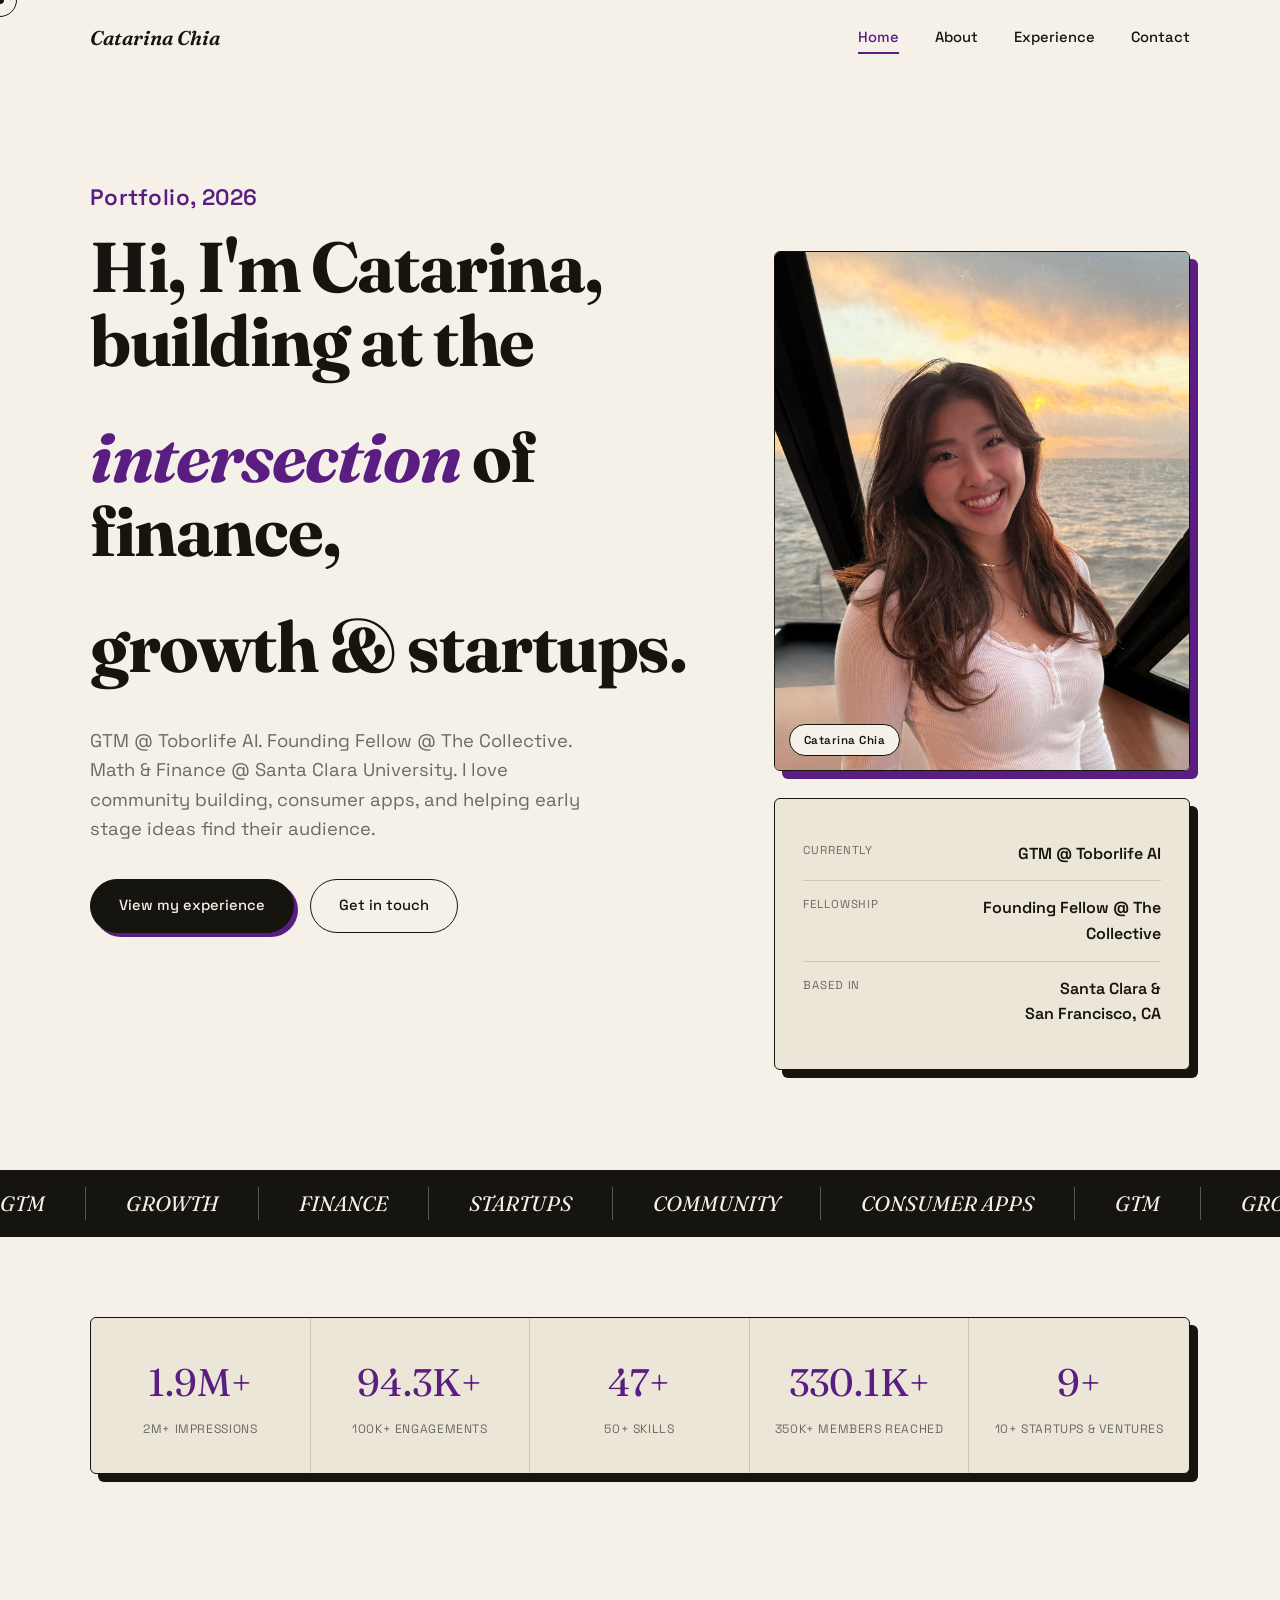
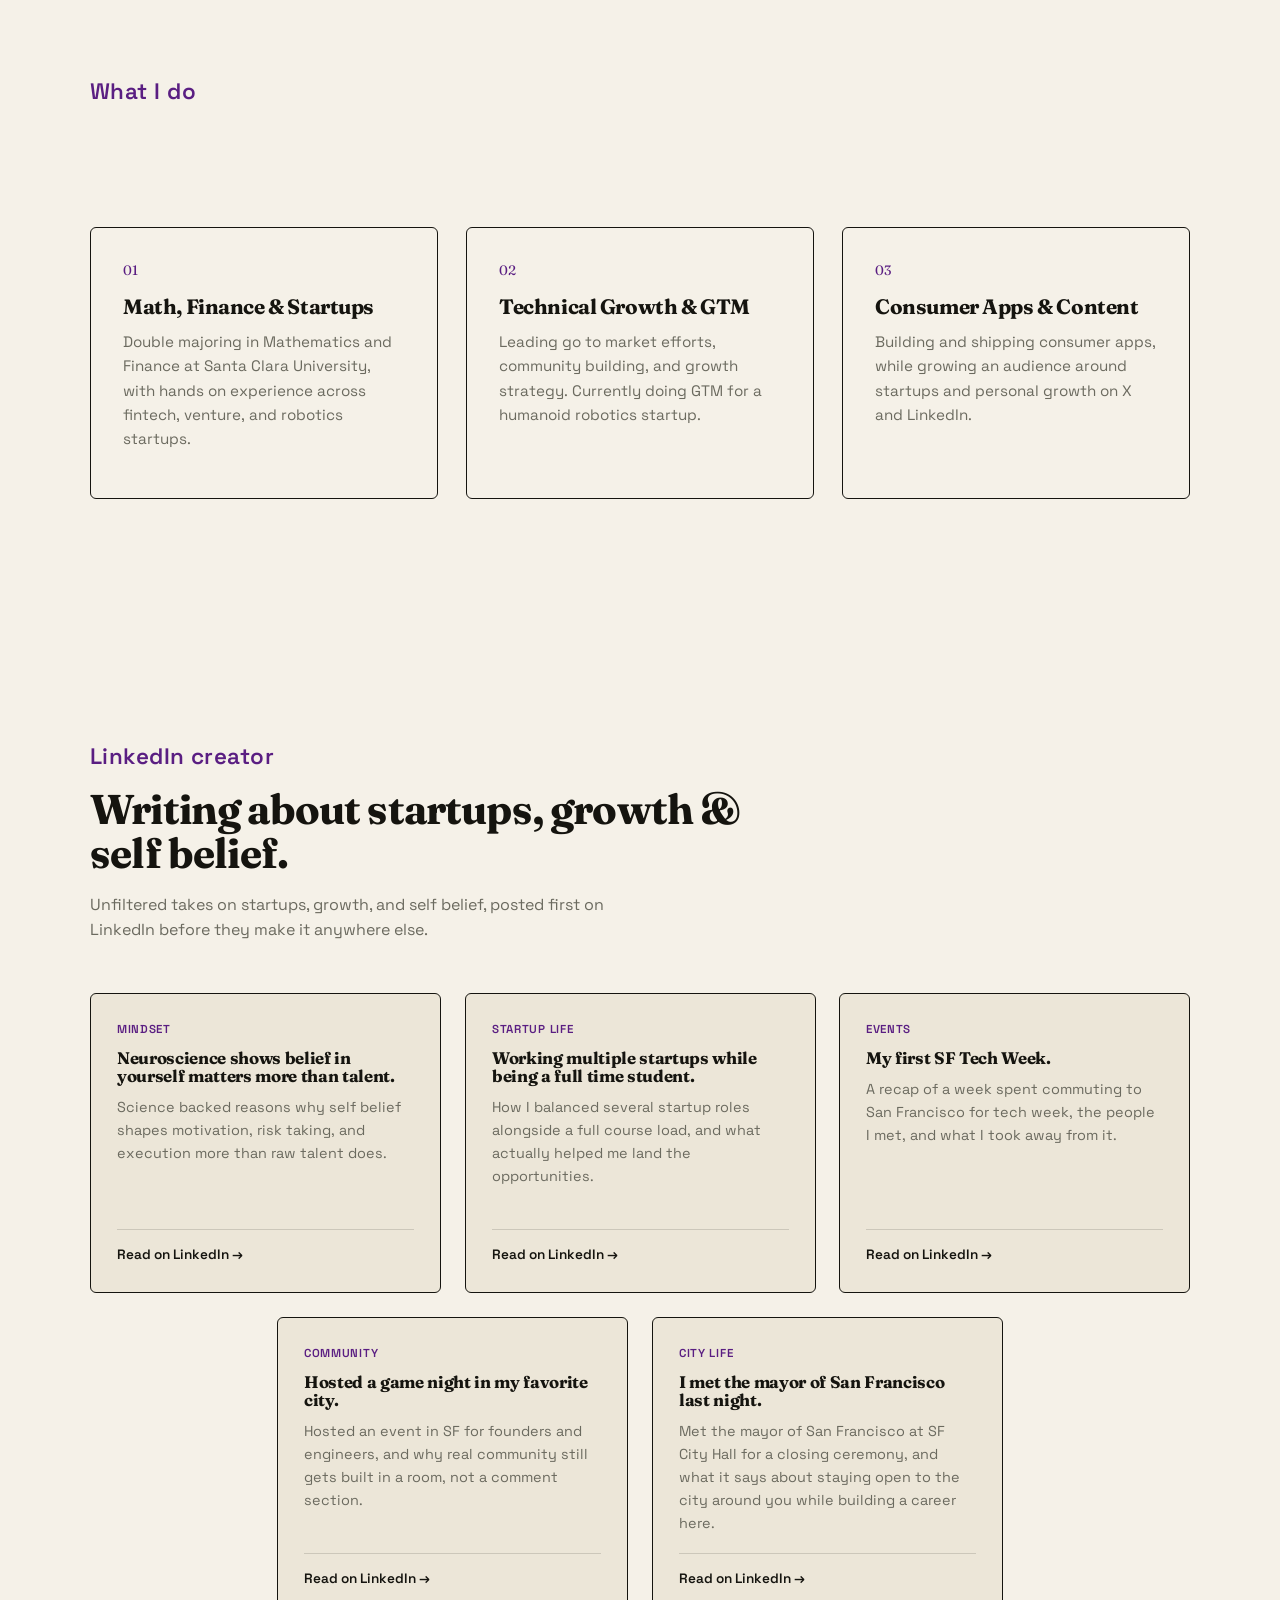
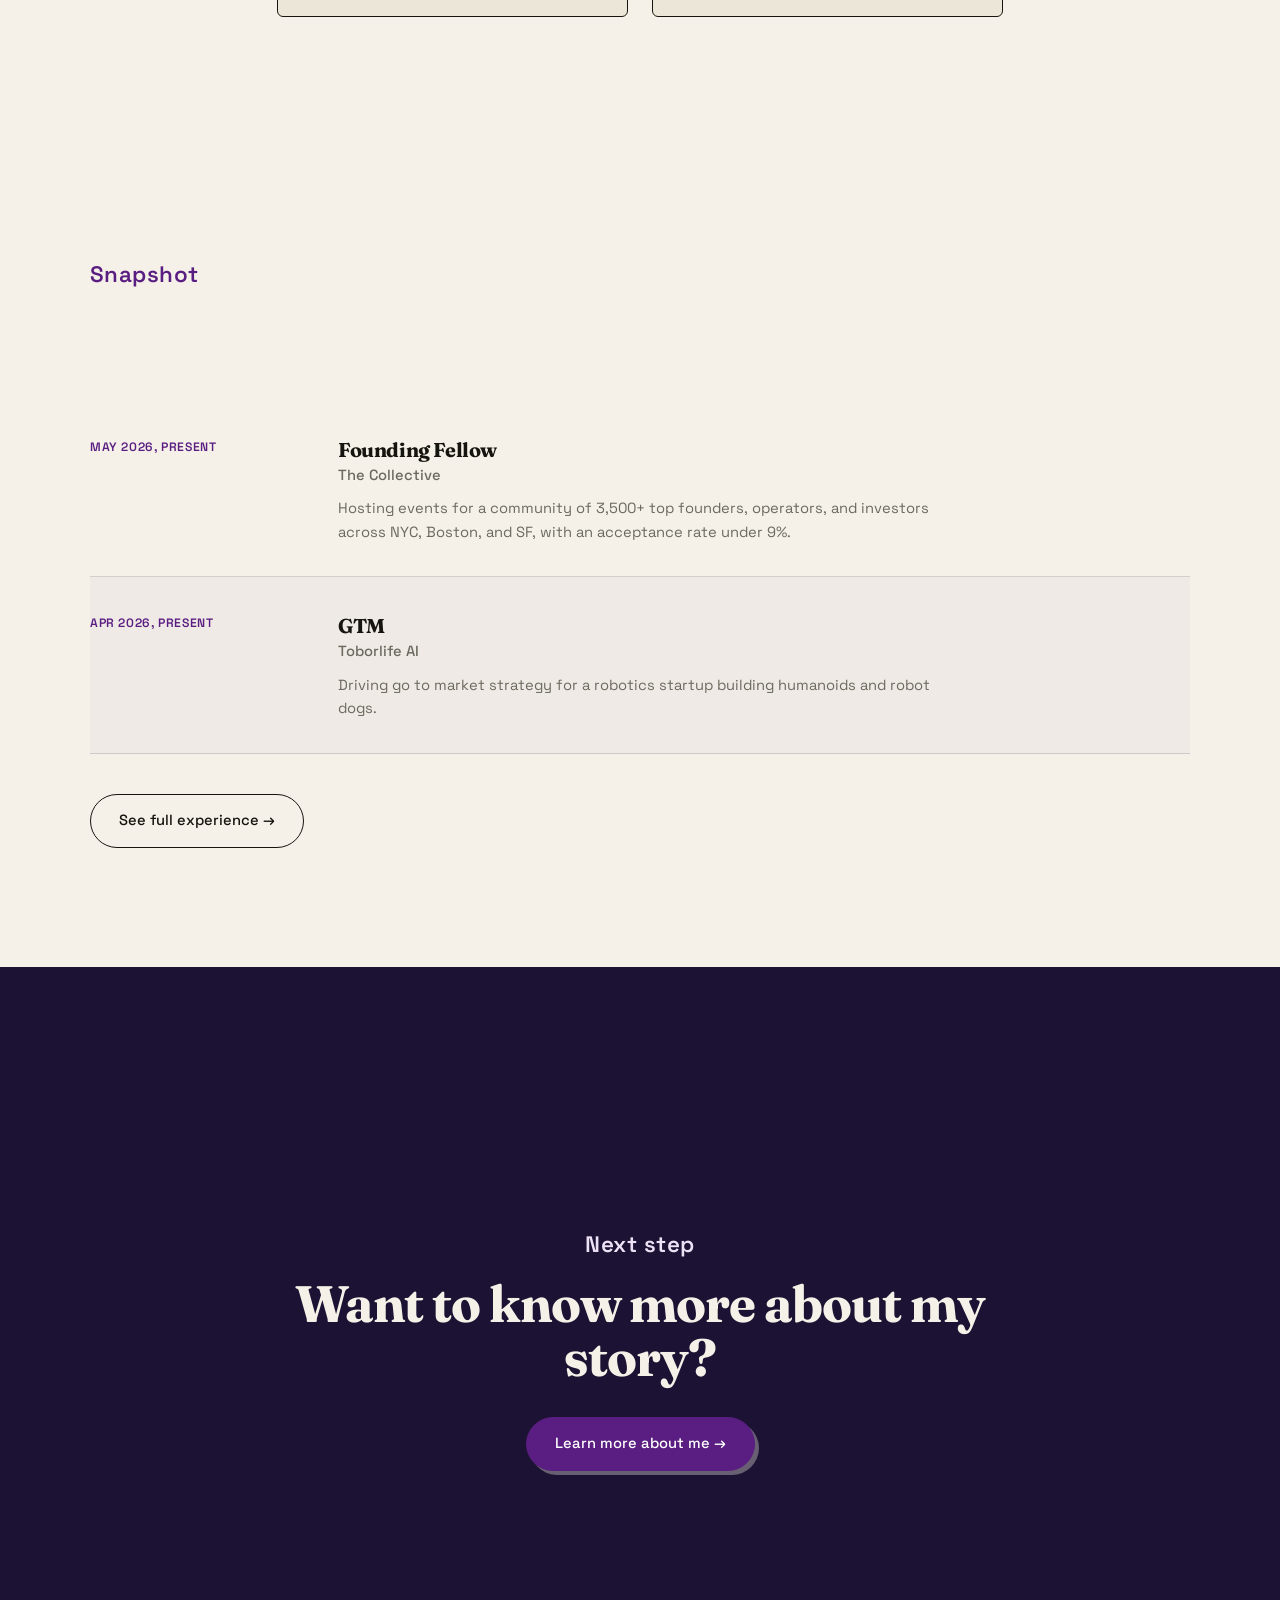
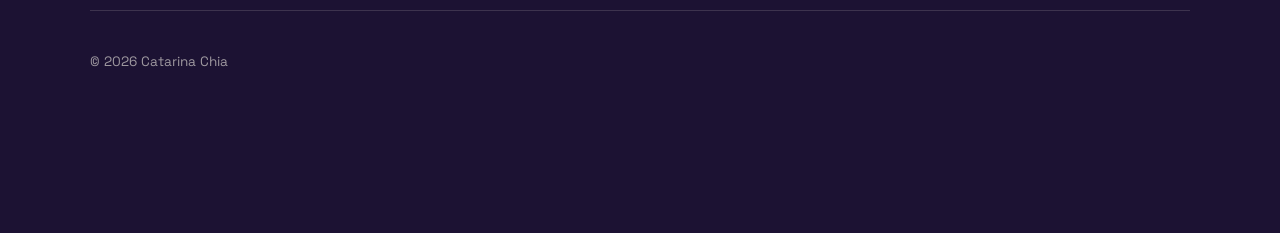
<file: index.html>
<!DOCTYPE html>
<html lang="en">
<head>
<meta charset="UTF-8">
<meta name="viewport" content="width=device-width, initial-scale=1.0">
<title>Catarina Chia - Portfolio</title>
<meta name="description" content="Catarina Chia. Math and Finance student, startup builder, and community growth lead.">
<link rel="preconnect" href="https://fonts.googleapis.com">
<link rel="preconnect" href="https://fonts.gstatic.com" crossorigin>
<link href="https://fonts.googleapis.com/css2?family=Fraunces:ital,opsz,wght@0,9..144,400;0,9..144,500;0,9..144,600;1,9..144,500&family=Space+Grotesk:wght@400;500;600;700&display=swap" rel="stylesheet">
<link rel="stylesheet" href="css/style.css">
</head>
<body>

<div class="cursor-dot"></div>
<div class="cursor-ring"></div>
<div class="progress-bar"></div>

<header class="site-header">
  <nav class="navbar">
    <a href="index.html" class="logo">Catarina Chia</a>
    <div class="nav-links">
      <a href="index.html">Home</a>
      <a href="about.html">About</a>
      <a href="experience.html">Experience</a>
      <a href="contact.html">Contact</a>
    </div>
    <button class="nav-toggle" aria-label="Toggle menu">
      <span></span><span></span><span></span>
    </button>
  </nav>
</header>

<main>

  <section class="hero">
    <div class="container">
      <span class="section-num reveal">Portfolio, 2026</span>
      <div class="hero-grid">
        <div>
          <h1 class="reveal-mask"><span>Hi, I'm Catarina, building at the</span></h1>
          <h1 class="reveal-mask"><span><em>intersection</em> of finance,</span></h1>
          <h1 class="reveal-mask"><span>growth &amp; startups.</span></h1>
          <p class="lead reveal d-2">GTM @ Toborlife AI. Founding Fellow @ The Collective. Math &amp; Finance @ Santa Clara University. I love community building, consumer apps, and helping early stage ideas find their audience.</p>
          <div class="hero-actions reveal d-3">
            <a href="experience.html" class="btn primary magnetic">View my experience</a>
            <a href="contact.html" class="btn ghost magnetic">Get in touch</a>
          </div>
        </div>
        <div class="reveal-scale d-2">
          <div class="hero-photo-wrap" data-parallax="0.4">
            <div class="photo-frame">
              <img src="images/catarina-profile.jpg" alt="Portrait of Catarina Chia">
              <span class="photo-tag">Catarina Chia</span>
            </div>
          </div>
          <div class="hero-card" style="margin-top:24px;">
            <div class="hc-row">
              <span class="hc-label">Currently</span>
              <span class="hc-value">GTM @ Toborlife AI</span>
            </div>
            <div class="hc-row">
              <span class="hc-label">Fellowship</span>
              <span class="hc-value">Founding Fellow @ The Collective</span>
            </div>
            <div class="hc-row">
              <span class="hc-label">Based in</span>
              <span class="hc-value">Santa Clara &amp; San&nbsp;Francisco, CA</span>
            </div>
          </div>
        </div>
      </div>
    </div>
  </section>

  <div class="marquee-strip">
    <div class="marquee-track">
      <span>GTM</span><span>GROWTH</span><span>FINANCE</span><span>STARTUPS</span><span>COMMUNITY</span><span>CONSUMER APPS</span>
      <span>GTM</span><span>GROWTH</span><span>FINANCE</span><span>STARTUPS</span><span>COMMUNITY</span><span>CONSUMER APPS</span>
    </div>
  </div>

  <section class="tight">
    <div class="container">
      <div class="stat-box">
        <div class="stat-cell reveal">
          <div class="num counter" data-target="2000000" data-suffix="+">0</div>
          <div class="label">2M+ Impressions</div>
        </div>
        <div class="stat-cell reveal d-1">
          <div class="num counter" data-target="100000" data-suffix="+">0</div>
          <div class="label">100K+ Engagements</div>
        </div>
        <div class="stat-cell reveal d-2">
          <div class="num counter" data-target="50" data-suffix="+">0</div>
          <div class="label">50+ Skills</div>
        </div>
        <div class="stat-cell reveal d-3">
          <div class="num counter" data-target="350000" data-suffix="+">0</div>
          <div class="label">350K+ Members Reached</div>
        </div>
        <div class="stat-cell reveal d-4">
          <div class="num counter" data-target="10" data-suffix="+">0</div>
          <div class="label">10+ Startups &amp; Ventures</div>
        </div>
      </div>
    </div>
  </section>

  <section>
    <div class="container">
      <span class="section-num reveal">What I do</span>
      <h2 class="reveal" style="font-size:clamp(1.8rem,3.5vw,2.6rem); max-width:700px; margin-bottom:60px;">Where curiosity meets execution.</h2>
      <div class="grid-3">
        <div class="card reveal-left">
          <span class="num-tag">01</span>
          <h3>Math, Finance &amp; Startups</h3>
          <p>Double majoring in Mathematics and Finance at Santa Clara University, with hands on experience across fintech, venture, and robotics startups.</p>
        </div>
        <div class="card reveal d-1">
          <span class="num-tag">02</span>
          <h3>Technical Growth &amp; GTM</h3>
          <p>Leading go to market efforts, community building, and growth strategy. Currently doing GTM for a humanoid robotics startup.</p>
        </div>
        <div class="card reveal-right d-2">
          <span class="num-tag">03</span>
          <h3>Consumer Apps &amp; Content</h3>
          <p>Building and shipping consumer apps, while growing an audience around startups and personal growth on X and LinkedIn.</p>
        </div>
      </div>
    </div>
  </section>

  <section>
    <div class="container">
      <span class="section-num reveal">LinkedIn creator</span>
      <h2 class="reveal" style="font-size:clamp(1.8rem,3.5vw,2.6rem); max-width:700px; margin-bottom:16px;">Writing about startups, growth &amp; self belief.</h2>
      <p class="reveal d-1" style="color:var(--ink-soft); max-width:560px; margin-bottom:50px;">Unfiltered takes on startups, growth, and self belief, posted first on LinkedIn before they make it anywhere else.</p>
      <div class="creator-grid">
        <a class="creator-card reveal-left magnetic" href="https://www.linkedin.com/posts/catarina-chia_neuroscience-shows-that-belief-in-yourself-activity-7487540230816940033-Er0C" target="_blank" rel="noopener">
          <span class="cc-topic">Mindset</span>
          <h3>Neuroscience shows belief in yourself matters more than talent.</h3>
          <p>Science backed reasons why self belief shapes motivation, risk taking, and execution more than raw talent does.</p>
          <span class="cc-link">Read on LinkedIn &rarr;</span>
        </a>
        <a class="creator-card reveal d-1 magnetic" href="https://www.linkedin.com/posts/catarina-chia_i-worked-at-multiple-startups-while-being-activity-7485090581833072640-s5pr" target="_blank" rel="noopener">
          <span class="cc-topic">Startup life</span>
          <h3>Working multiple startups while being a full time student.</h3>
          <p>How I balanced several startup roles alongside a full course load, and what actually helped me land the opportunities.</p>
          <span class="cc-link">Read on LinkedIn &rarr;</span>
        </a>
        <a class="creator-card reveal-right d-2 magnetic" href="https://www.linkedin.com/posts/catarina-chia_sftechweek-sf-activity-7383531957365903360-pijE" target="_blank" rel="noopener">
          <span class="cc-topic">Events</span>
          <h3>My first SF Tech Week.</h3>
          <p>A recap of a week spent commuting to San Francisco for tech week, the people I met, and what I took away from it.</p>
          <span class="cc-link">Read on LinkedIn &rarr;</span>
        </a>
        <a class="creator-card reveal d-3 magnetic" href="https://www.linkedin.com/posts/catarina-chia_hosted-a-game-night-in-my-favorite-city-and-activity-7476706688692285440-lLKs?utm_source=share&amp;utm_medium=member_desktop&amp;rcm=ACoAAEOGBrUB1nx-QK1CWKBrX_-HXOVS0tZlILI" target="_blank" rel="noopener">
   
          <span class="cc-topic">Community</span>
          <h3>Hosted a game night in my favorite city.</h3>
          <p>Hosted an event in SF for founders and engineers, and why real community still gets built in a room, not a comment section.</p>
          <span class="cc-link">Read on LinkedIn &rarr;</span>
        </a><a class="creator-card reveal magnetic" href="https://www.linkedin.com/posts/catarina-chia_i-met-the-mayor-of-san-francisco-last-night-activity-7432839578719383552-Hgic?utm_source=share&amp;utm_medium=member_desktop&amp;rcm=ACoAAEOGBrUB1nx-QK1CWKBrX_-HXOVS0tZlILI" target="_blank" rel="noopener"><span class="cc-topic">City life</span><h3>I met the mayor of San Francisco last night.</h3><p>Met the mayor of San Francisco at SF City Hall for a closing ceremony, and what it says about staying open to the city around you while building a career here.</p><span class="cc-link">Read on LinkedIn &rarr;</span></a>
      </div>
    </div>
  </section>

  <section>
    <div class="container">
      <span class="section-num reveal">Snapshot</span>
      <h2 class="reveal" style="font-size:clamp(1.8rem,3.5vw,2.6rem); max-width:700px; margin-bottom:50px;">Currently</h2>
      <div class="timeline-item reveal">
        <div>
          <span class="ti-date">May 2026, present</span>
        </div>
        <div>
          <h3>Founding Fellow</h3>
          <div class="ti-org">The Collective</div>
          <p class="ti-desc">Hosting events for a community of 3,500+ top founders, operators, and investors across NYC, Boston, and SF, with an acceptance rate under 9%.</p>
        </div>
      </div>
      <div class="timeline-item reveal d-1">
        <div>
          <span class="ti-date">Apr 2026, present</span>
        </div>
        <div>
          <h3>GTM</h3>
          <div class="ti-org">Toborlife AI</div>
          <p class="ti-desc">Driving go to market strategy for a robotics startup building humanoids and robot dogs.</p>
        </div>
      </div>
      <div class="reveal d-2" style="margin-top:40px;">
        <a href="experience.html" class="btn ghost magnetic">See full experience &rarr;</a>
      </div>
    </div>
  </section>

  <section class="dark">
    <div class="container cta-band">
      <span class="section-num reveal">Next step</span>
      <h2 class="reveal d-1">Want to know more about my story?</h2>
      <div class="hero-actions reveal d-2">
        <a href="about.html" class="btn on-dark primary magnetic">Learn more about me &rarr;</a>
      </div>
    </div>
    <div class="container">
      <footer class="on-dark">
        <span>&copy; 2026 Catarina Chia</span>
      </footer>
    </div>
  </section>

</main>

<script src="js/script.js"></script>
</body>
</html>
</file>
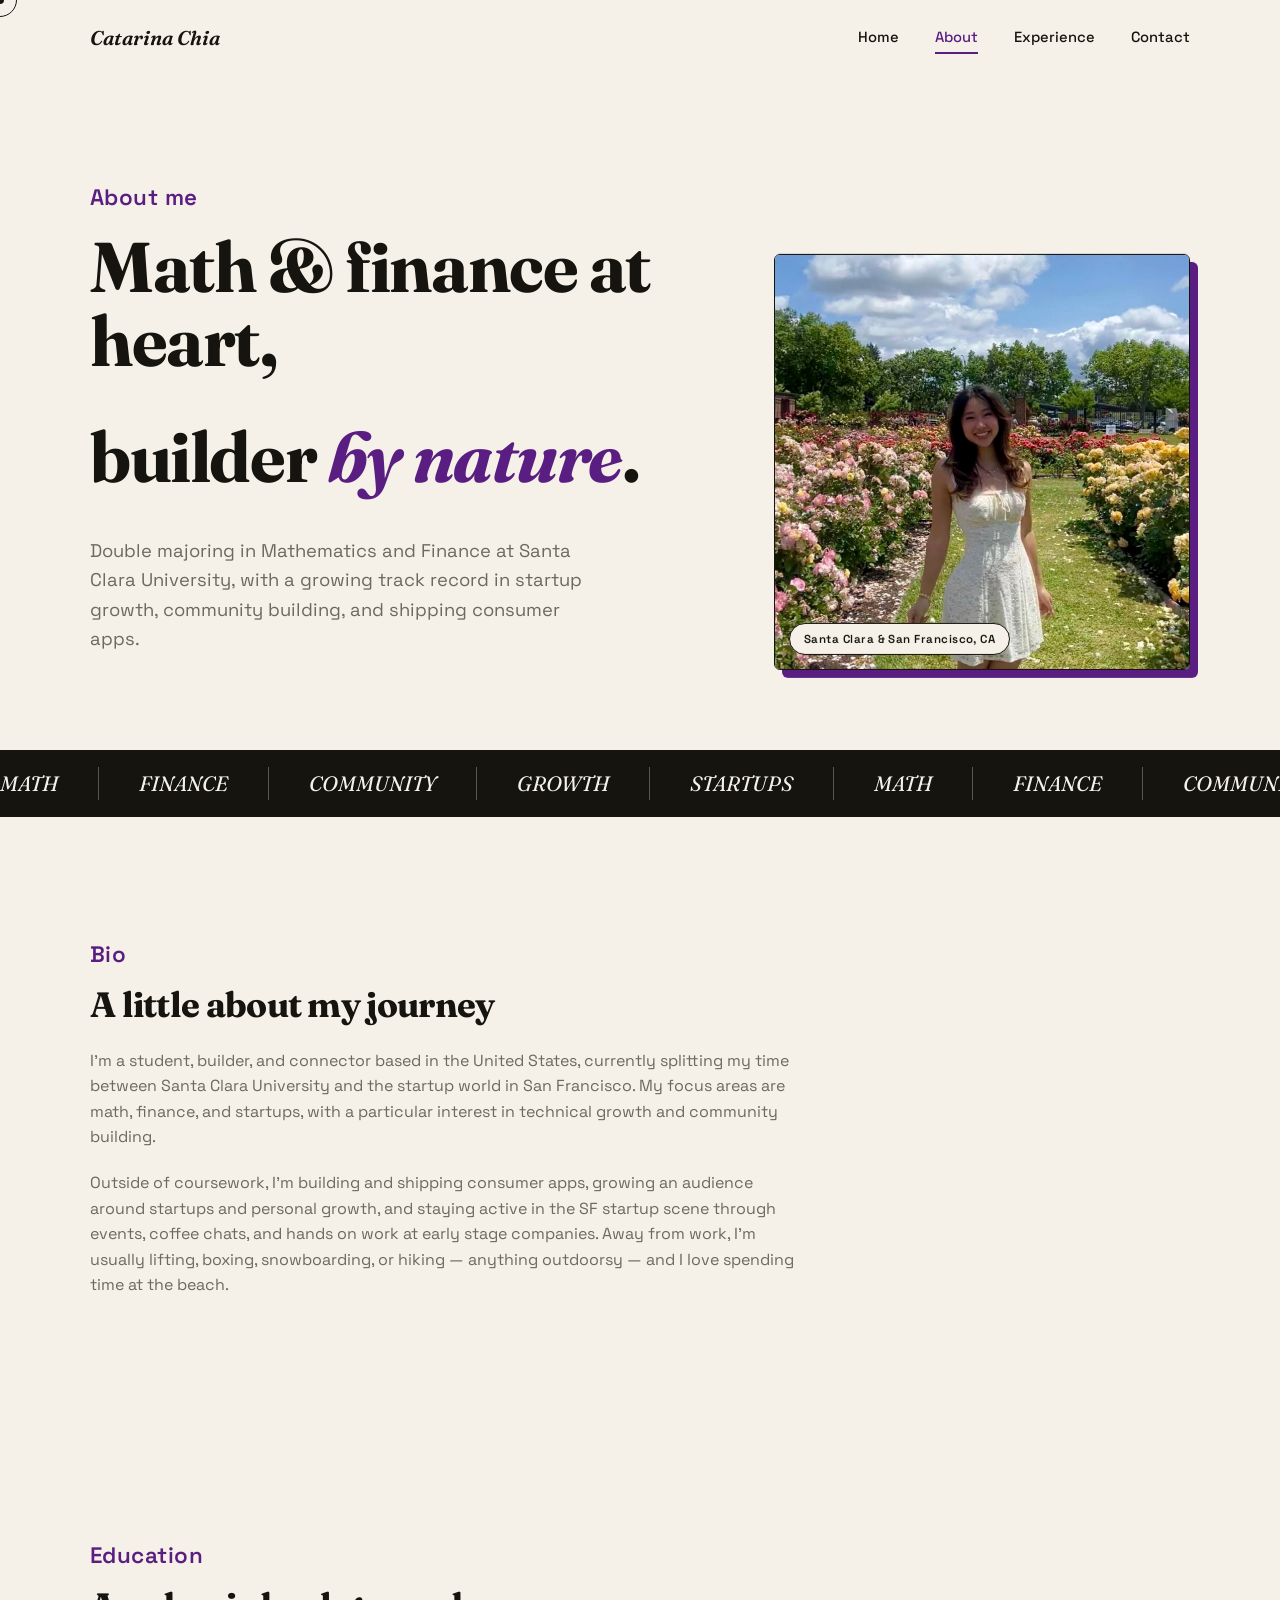
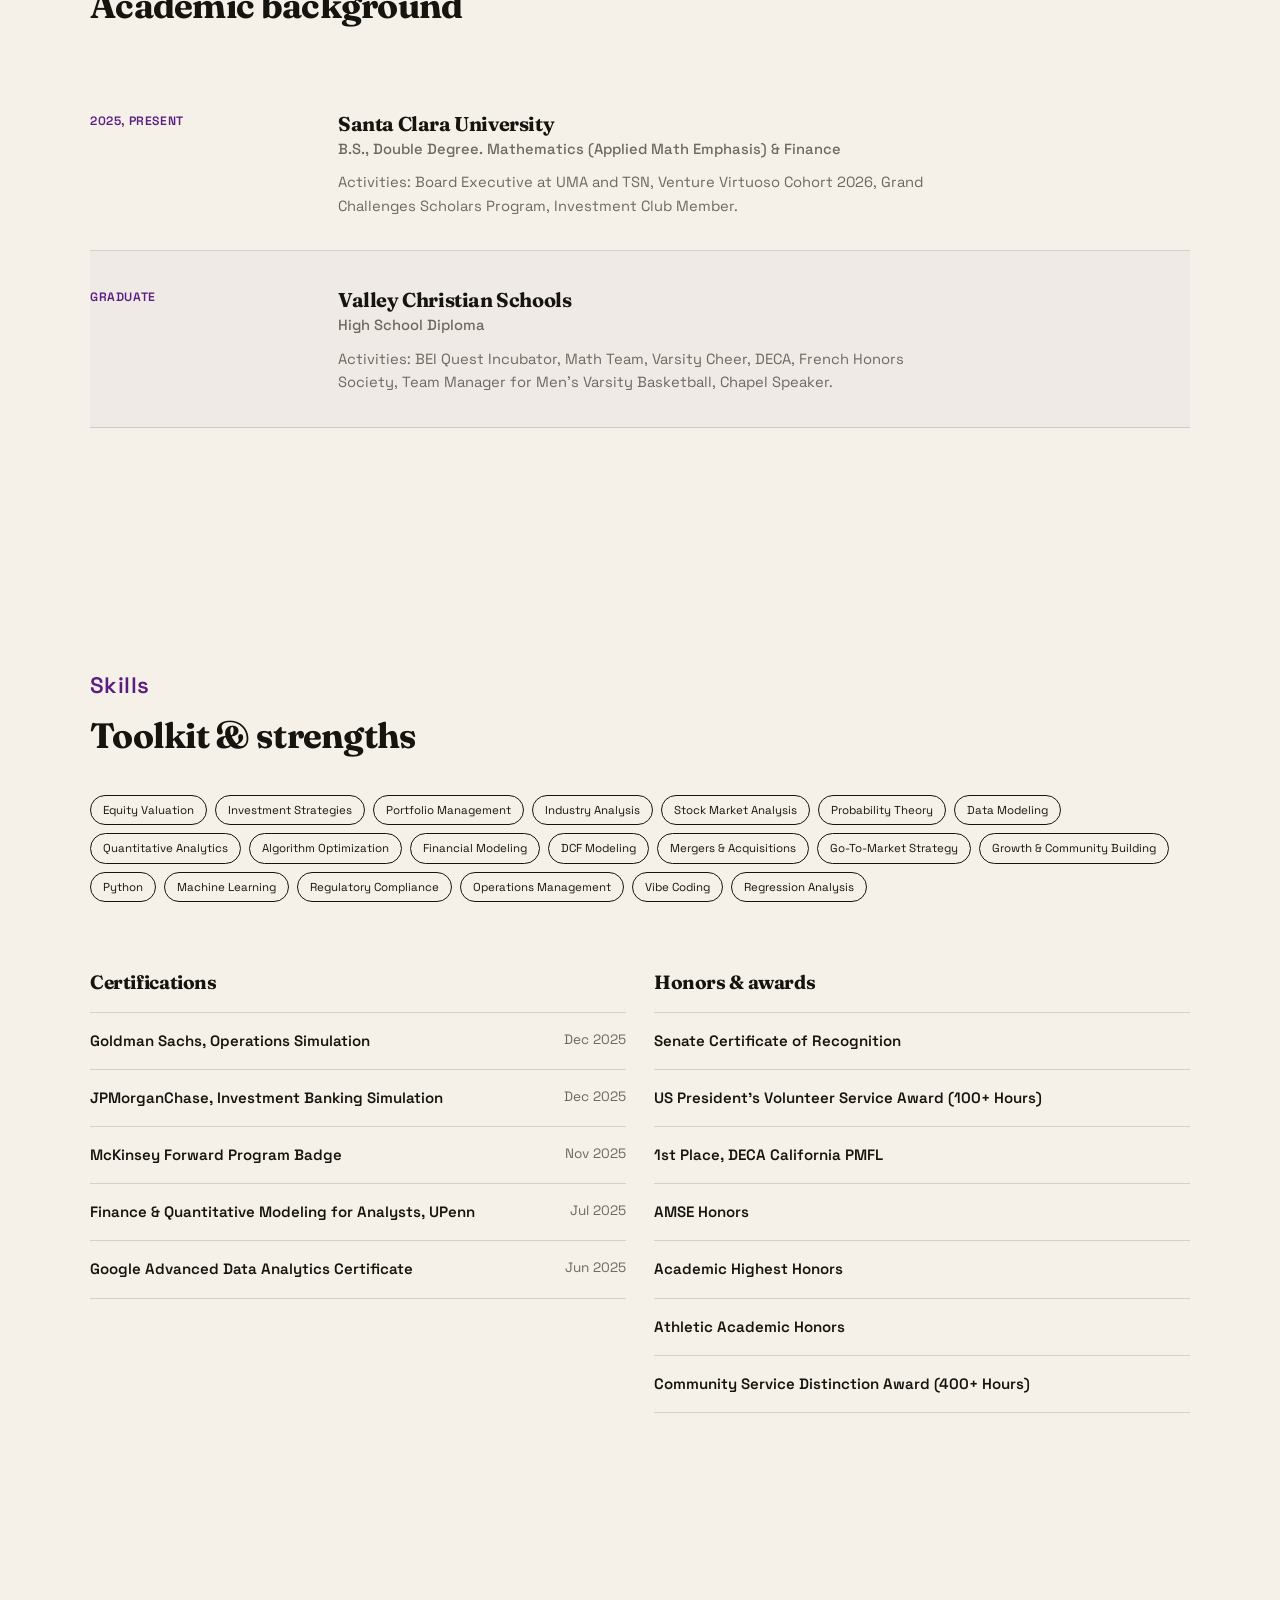
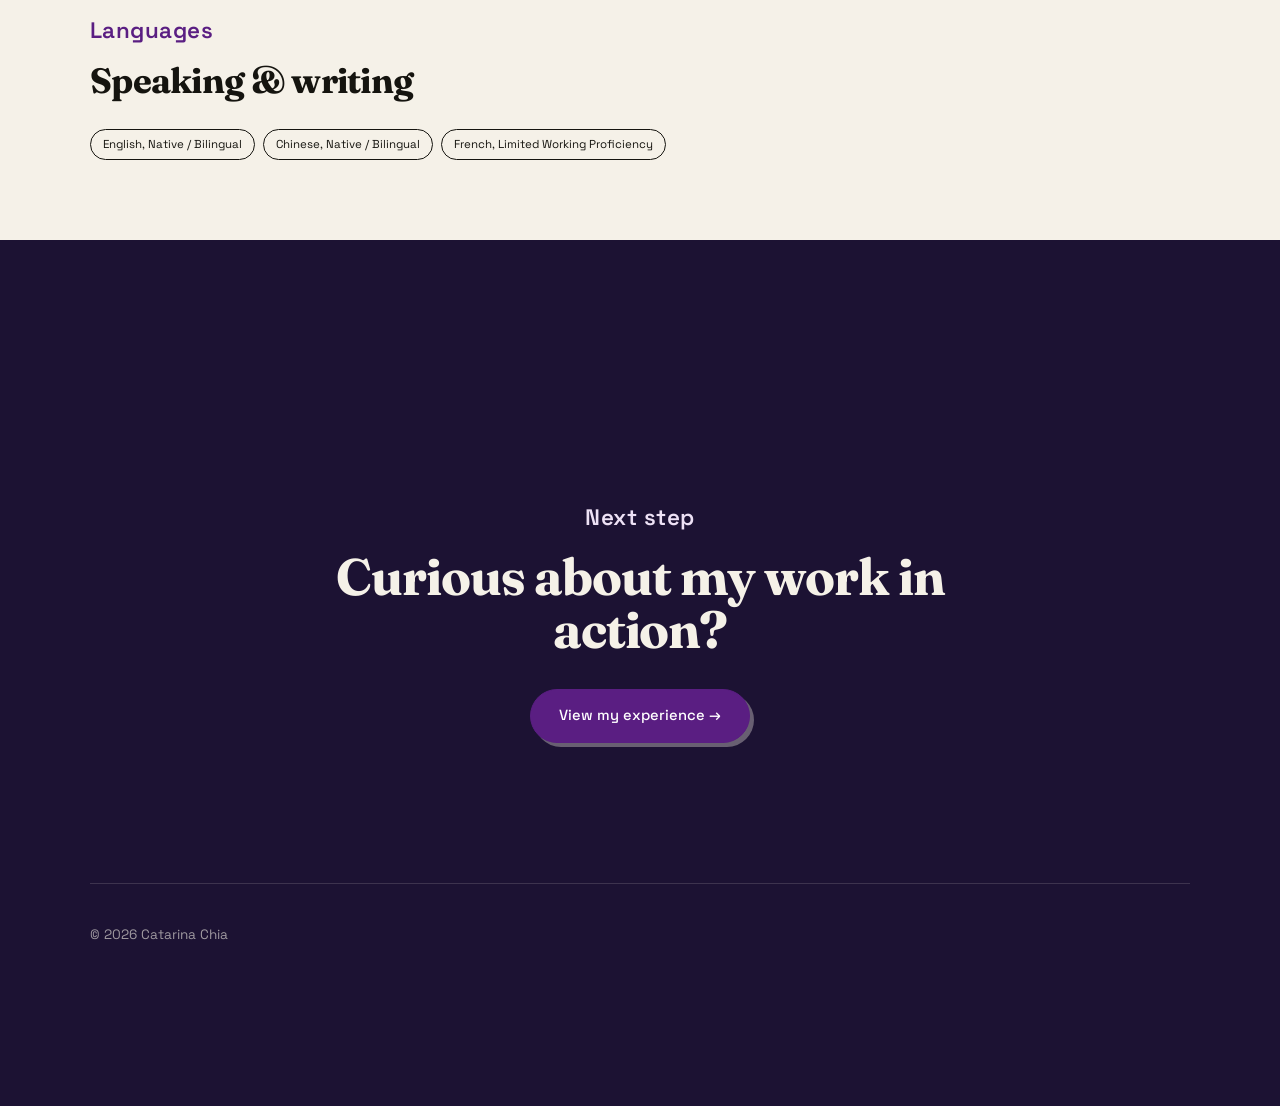
<file: about.html>
<!DOCTYPE html>
<html lang="en">
<head>
<meta charset="UTF-8">
<meta name="viewport" content="width=device-width, initial-scale=1.0">
<title>About - Catarina Chia</title>
<link rel="preconnect" href="https://fonts.googleapis.com">
<link rel="preconnect" href="https://fonts.gstatic.com" crossorigin>
<link href="https://fonts.googleapis.com/css2?family=Fraunces:ital,opsz,wght@0,9..144,400;0,9..144,500;0,9..144,600;1,9..144,500&family=Space+Grotesk:wght@400;500;600;700&display=swap" rel="stylesheet">
<link rel="stylesheet" href="css/style.css">
</head>
<body>

<div class="cursor-dot"></div>
<div class="cursor-ring"></div>
<div class="progress-bar"></div>

<header class="site-header">
  <nav class="navbar">
    <a href="index.html" class="logo">Catarina Chia</a>
    <div class="nav-links">
      <a href="index.html">Home</a>
      <a href="about.html">About</a>
      <a href="experience.html">Experience</a>
      <a href="contact.html">Contact</a>
    </div>
    <button class="nav-toggle" aria-label="Toggle menu">
      <span></span><span></span><span></span>
    </button>
  </nav>
</header>

<main>

  <section class="hero" style="padding-bottom:60px;">
    <div class="container">
      <span class="section-num reveal">About me</span>
      <div class="hero-grid" style="align-items:center;">
        <div>
          <h1 class="reveal-mask"><span>Math &amp; finance at heart,</span></h1>
          <h1 class="reveal-mask"><span>builder <em>by nature</em>.</span></h1>
          <p class="lead reveal d-2">Double majoring in Mathematics and Finance at Santa Clara University, with a growing track record in startup growth, community building, and shipping consumer apps.</p>
        </div>
        <div class="reveal-scale d-2" data-parallax="0.3">
          <div class="photo-frame" style="aspect-ratio:1/1;">
            <img src="images/catarina-about.jpg" alt="Portrait of Catarina Chia">
            <span class="photo-tag">Santa Clara &amp; San Francisco, CA</span>
          </div>
        </div>
      </div>
    </div>
  </section>

  <div class="marquee-strip">
    <div class="marquee-track">
      <span>MATH</span><span>FINANCE</span><span>COMMUNITY</span><span>GROWTH</span><span>STARTUPS</span>
      <span>MATH</span><span>FINANCE</span><span>COMMUNITY</span><span>GROWTH</span><span>STARTUPS</span>
    </div>
  </div>

  <section>
    <div class="container">
      <span class="section-num reveal">Bio</span>
      <h2 class="reveal" style="font-size:clamp(1.6rem,3vw,2.2rem); max-width:760px; margin-bottom:24px;">A little about my journey</h2>
      <p class="reveal d-1" style="max-width:720px; color:var(--ink-soft); margin-bottom:20px;">I'm a student, builder, and connector based in the United States, currently splitting my time between Santa Clara University and the startup world in San Francisco. My focus areas are math, finance, and startups, with a particular interest in technical growth and community building.</p>
      <p class="reveal d-2" style="max-width:720px; color:var(--ink-soft);">Outside of coursework, I'm building and shipping consumer apps, growing an audience around startups and personal growth, and staying active in the SF startup scene through events, coffee chats, and hands on work at early stage companies. Away from work, I'm usually lifting, boxing, snowboarding, or hiking — anything outdoorsy — and I love spending time at the beach.</p>
    </div>
  </section>

  <section>
    <div class="container">
      <span class="section-num reveal">Education</span>
      <h2 class="reveal" style="font-size:clamp(1.6rem,3vw,2.2rem); max-width:760px; margin-bottom:50px;">Academic background</h2>
      <div class="timeline-item reveal">
        <div><span class="ti-date">2025, present</span></div>
        <div>
          <h3>Santa Clara University</h3>
          <div class="ti-org">B.S., Double Degree. Mathematics (Applied Math Emphasis) &amp; Finance</div>
          <p class="ti-desc">Activities: Board Executive at UMA and TSN, Venture Virtuoso Cohort 2026, Grand Challenges Scholars Program, Investment Club Member.</p>
        </div>
      </div>
      <div class="timeline-item reveal d-1">
        <div><span class="ti-date">Graduate</span></div>
        <div>
          <h3>Valley Christian Schools</h3>
          <div class="ti-org">High School Diploma</div>
          <p class="ti-desc">Activities: BEI Quest Incubator, Math Team, Varsity Cheer, DECA, French Honors Society, Team Manager for Men's Varsity Basketball, Chapel Speaker.</p>
        </div>
      </div>
    </div>
  </section>

  <section>
    <div class="container">
      <span class="section-num reveal">Skills</span>
      <h2 class="reveal" style="font-size:clamp(1.6rem,3vw,2.2rem); max-width:760px; margin-bottom:40px;">Toolkit &amp; strengths</h2>
      <div class="tag-row reveal d-1" style="margin-bottom:70px;">
        <span class="tag">Equity Valuation</span>
        <span class="tag">Investment Strategies</span>
        <span class="tag">Portfolio Management</span>
        <span class="tag">Industry Analysis</span>
        <span class="tag">Stock Market Analysis</span>
        <span class="tag">Probability Theory</span>
        <span class="tag">Data Modeling</span>
        <span class="tag">Quantitative Analytics</span>
        <span class="tag">Algorithm Optimization</span>
        <span class="tag">Financial Modeling</span>
        <span class="tag">DCF Modeling</span>
        <span class="tag">Mergers &amp; Acquisitions</span>
        <span class="tag">Go-To-Market Strategy</span>
        <span class="tag">Growth &amp; Community Building</span>
        <span class="tag">Python</span>
        <span class="tag">Machine Learning</span>
        <span class="tag">Regulatory Compliance</span>
        <span class="tag">Operations Management</span>
        <span class="tag">Vibe Coding</span>
        <span class="tag">Regression Analysis</span>
      </div>

      <div class="grid-2">
        <div class="reveal-left">
          <h3 style="font-size:1.2rem; margin-bottom:20px;">Certifications</h3>
          <ul class="info-list">
            <li><span class="il-name">Goldman Sachs, Operations Simulation</span><span class="il-meta">Dec 2025</span></li>
            <li><span class="il-name">JPMorganChase, Investment Banking Simulation</span><span class="il-meta">Dec 2025</span></li>
            <li><span class="il-name">McKinsey Forward Program Badge</span><span class="il-meta">Nov 2025</span></li>
            <li><span class="il-name">Finance &amp; Quantitative Modeling for Analysts, UPenn</span><span class="il-meta">Jul 2025</span></li>
            <li><span class="il-name">Google Advanced Data Analytics Certificate</span><span class="il-meta">Jun 2025</span></li>
          </ul>
        </div>
        <div class="reveal-right">
          <h3 style="font-size:1.2rem; margin-bottom:20px;">Honors &amp; awards</h3>
          <ul class="info-list">
            <li><span class="il-name">Senate Certificate of Recognition</span></li>
            <li><span class="il-name">US President's Volunteer Service Award (100+ Hours)</span></li>
            <li><span class="il-name">1st Place, DECA California PMFL</span></li>
            <li><span class="il-name">AMSE Honors</span></li>
            <li><span class="il-name">Academic Highest Honors</span></li>
            <li><span class="il-name">Athletic Academic Honors</span></li>
            <li><span class="il-name">Community Service Distinction Award (400+ Hours)</span></li>
          </ul>
        </div>
      </div>
    </div>
  </section>

  <section class="tight">
    <div class="container">
      <span class="section-num reveal">Languages</span>
      <h2 class="reveal" style="font-size:clamp(1.6rem,3vw,2.2rem); max-width:760px; margin-bottom:30px;">Speaking &amp; writing</h2>
      <div class="tag-row reveal d-1">
        <span class="tag">English, Native / Bilingual</span><span class="tag">Chinese, Native / Bilingual</span>
        <span class="tag">French, Limited Working Proficiency</span>
      </div>
    </div>
  </section>

  <section class="dark">
    <div class="container cta-band">
      <span class="section-num reveal">Next step</span>
      <h2 class="reveal d-1">Curious about my work in action?</h2>
      <div class="hero-actions reveal d-2">
        <a href="experience.html" class="btn on-dark primary magnetic">View my experience &rarr;</a>
      </div>
    </div>
    <div class="container">
      <footer class="on-dark">
        <span>&copy; 2026 Catarina Chia</span>
      </footer>
    </div>
  </section>

</main>

<script src="js/script.js"></script>
</body>
</html>
</file>
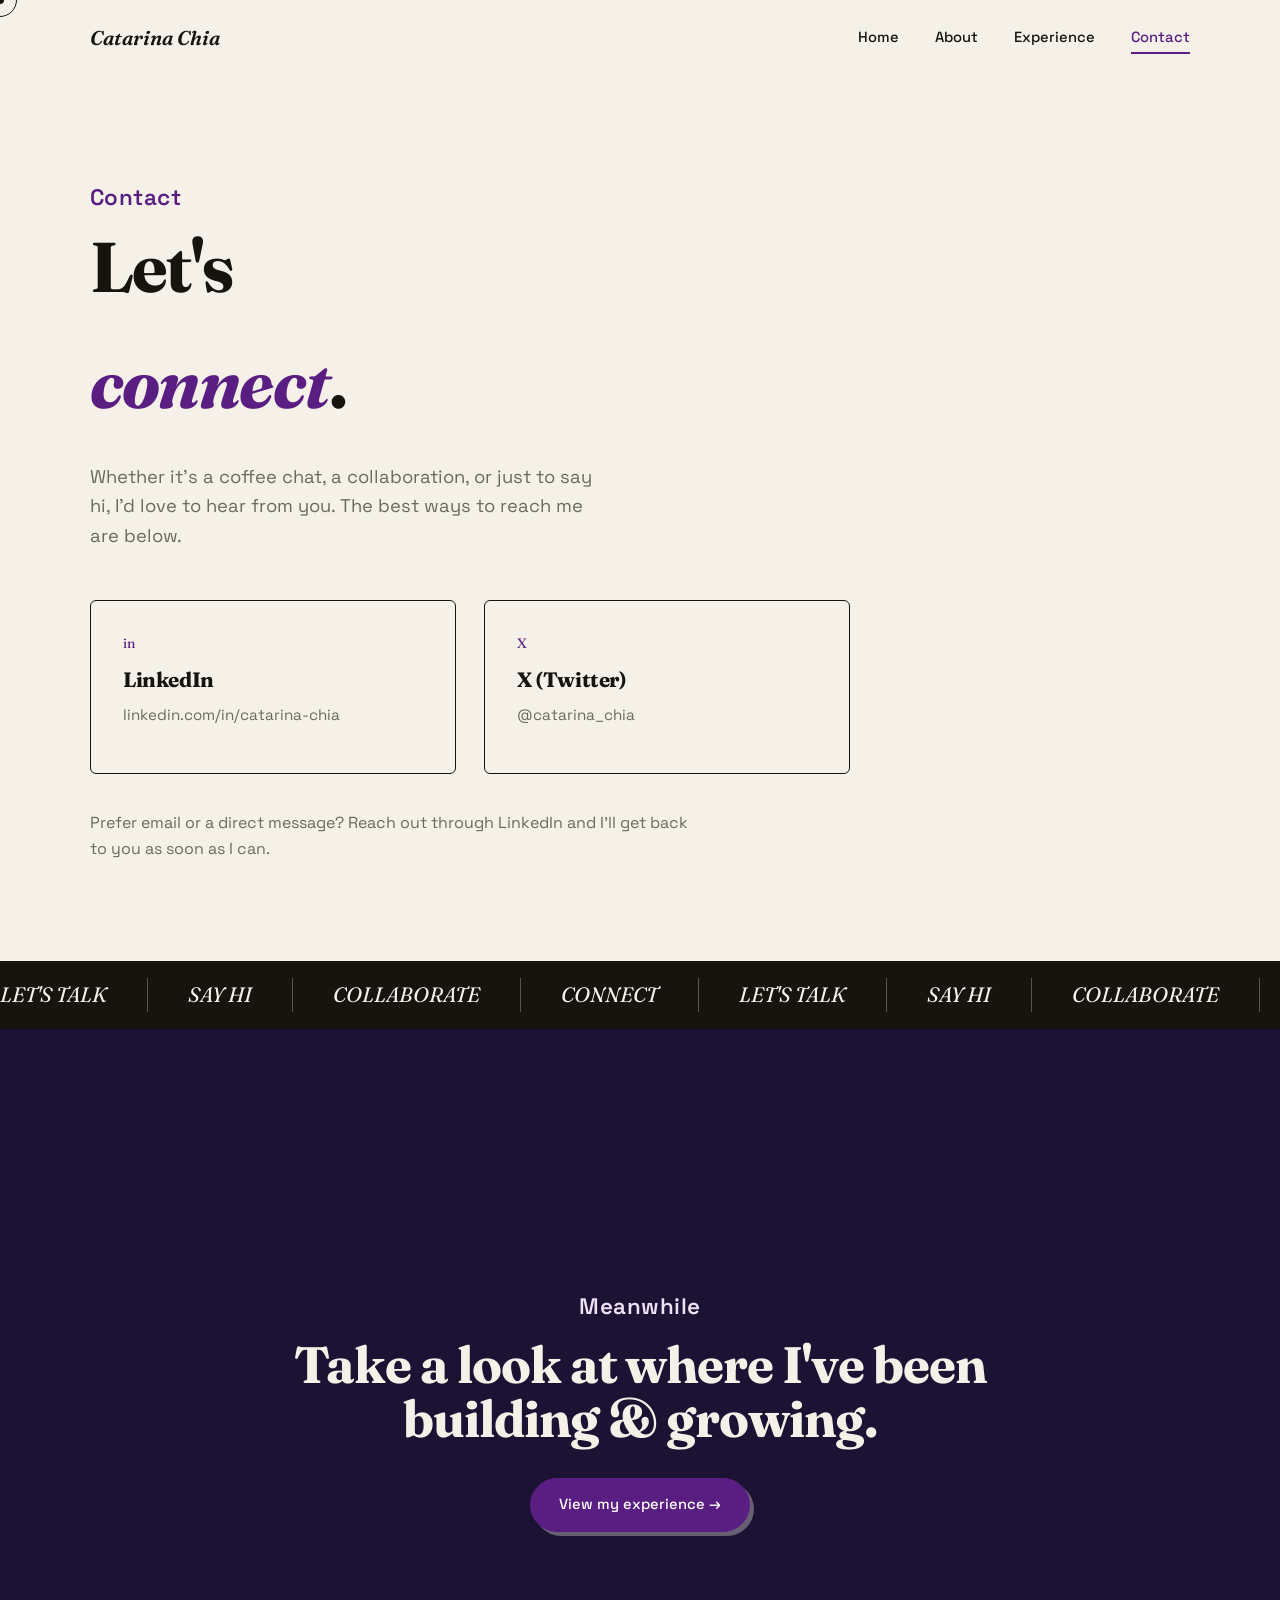
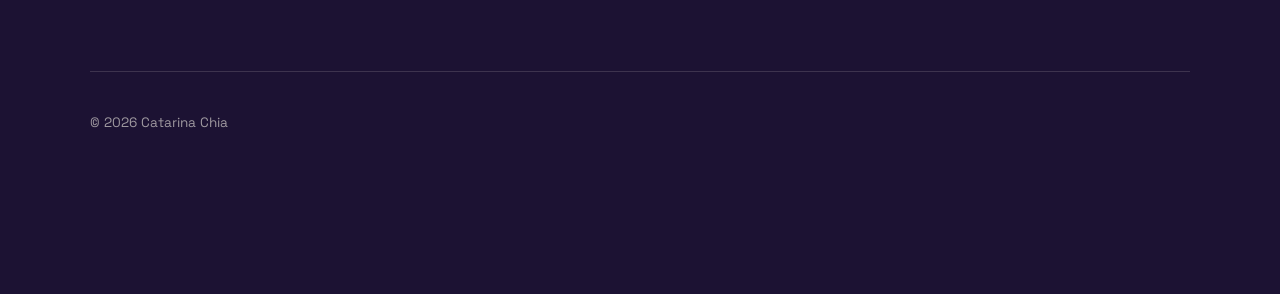
<file: contact.html>
<!DOCTYPE html>
<html lang="en">
<head>
<meta charset="UTF-8">
<meta name="viewport" content="width=device-width, initial-scale=1.0">
<title>Contact - Catarina Chia</title>
<link rel="preconnect" href="https://fonts.googleapis.com">
<link rel="preconnect" href="https://fonts.gstatic.com" crossorigin>
<link href="https://fonts.googleapis.com/css2?family=Fraunces:ital,opsz,wght@0,9..144,400;0,9..144,500;0,9..144,600;1,9..144,500&family=Space+Grotesk:wght@400;500;600;700&display=swap" rel="stylesheet">
<link rel="stylesheet" href="css/style.css">
</head>
<body>

<div class="cursor-dot"></div>
<div class="cursor-ring"></div>
<div class="progress-bar"></div>

<header class="site-header">
  <nav class="navbar">
    <a href="index.html" class="logo">Catarina Chia</a>
    <div class="nav-links">
      <a href="index.html">Home</a>
      <a href="about.html">About</a>
      <a href="experience.html">Experience</a>
      <a href="contact.html">Contact</a>
    </div>
    <button class="nav-toggle" aria-label="Toggle menu">
      <span></span><span></span><span></span>
    </button>
  </nav>
</header>

<main>

  <section class="hero">
    <div class="container">
      <span class="section-num reveal">Contact</span>
      <h1 class="reveal-mask"><span>Let's</span></h1>
      <h1 class="reveal-mask"><span><em>connect</em>.</span></h1>
      <p class="lead reveal d-2">Whether it's a coffee chat, a collaboration, or just to say hi, I'd love to hear from you. The best ways to reach me are below.</p>

      <div class="grid-2 reveal d-3" style="margin-top:50px; max-width:760px;">
        <a class="card magnetic" href="https://www.linkedin.com/in/catarina-chia/" target="_blank" rel="noopener">
          <span class="num-tag">in</span>
          <h3>LinkedIn</h3>
          <p>linkedin.com/in/catarina-chia</p>
        </a>
        <a class="card magnetic" href="https://x.com/catarina_chia" target="_blank" rel="noopener">
          <span class="num-tag">X</span>
          <h3>X (Twitter)</h3>
          <p>@catarina_chia</p>
        </a>
      </div>

      <p class="reveal d-4" style="margin-top:36px; color:var(--ink-soft); max-width:600px;">Prefer email or a direct message? Reach out through LinkedIn and I'll get back to you as soon as I can.</p>
    </div>
  </section>

  <div class="marquee-strip">
    <div class="marquee-track">
      <span>LET'S TALK</span><span>SAY HI</span><span>COLLABORATE</span><span>CONNECT</span>
      <span>LET'S TALK</span><span>SAY HI</span><span>COLLABORATE</span><span>CONNECT</span>
    </div>
  </div>
    <section class="dark">

    <div class="container cta-band">
      <span class="section-num reveal">Meanwhile</span>
      <h2 class="reveal d-1">Take a look at where I've been building &amp; growing.</h2>
      <div class="hero-actions reveal d-2">
        <a href="experience.html" class="btn on-dark primary magnetic">View my experience &rarr;</a>
      </div>
    </div>
    <div class="container">
      <footer class="on-dark">
        <span>&copy; 2026 Catarina Chia</span>
      </footer>
    </div>
  </section>

</main>

<script src="js/script.js"></script>
</body>
</html>
</file>
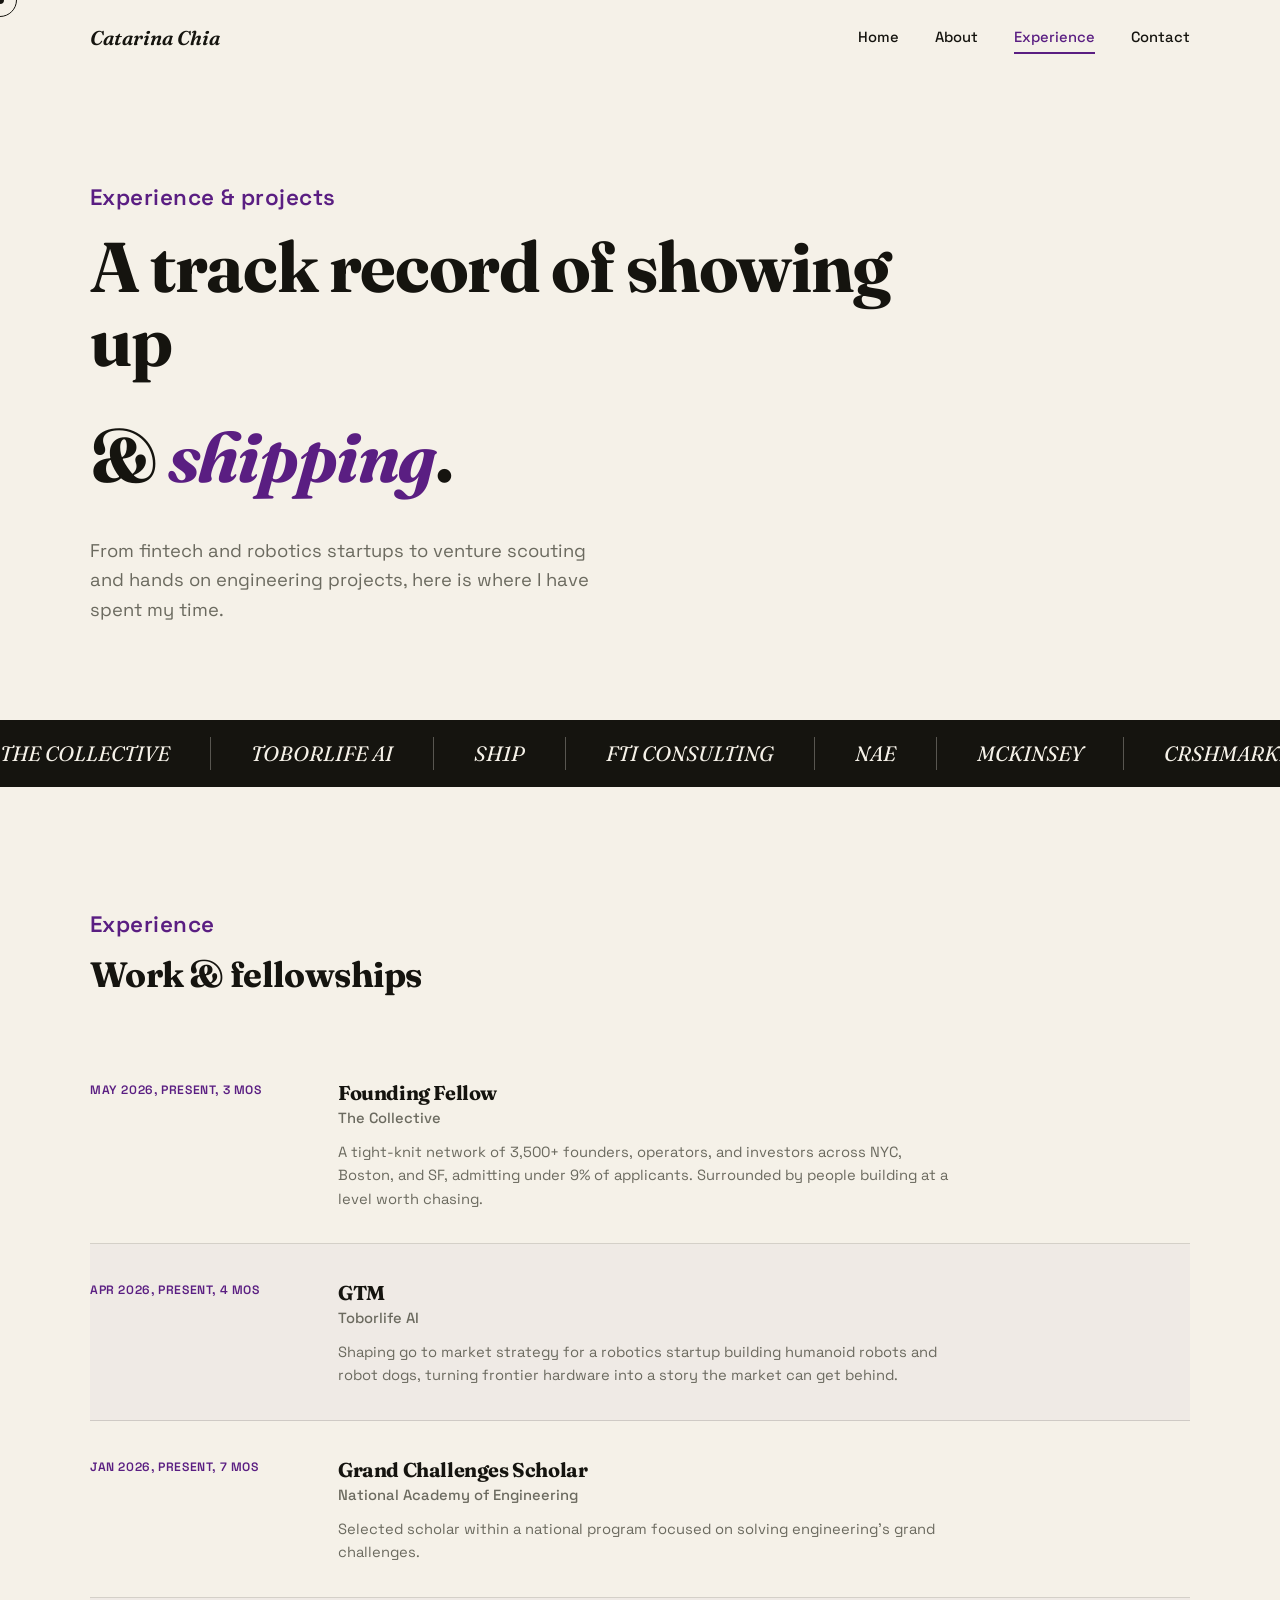
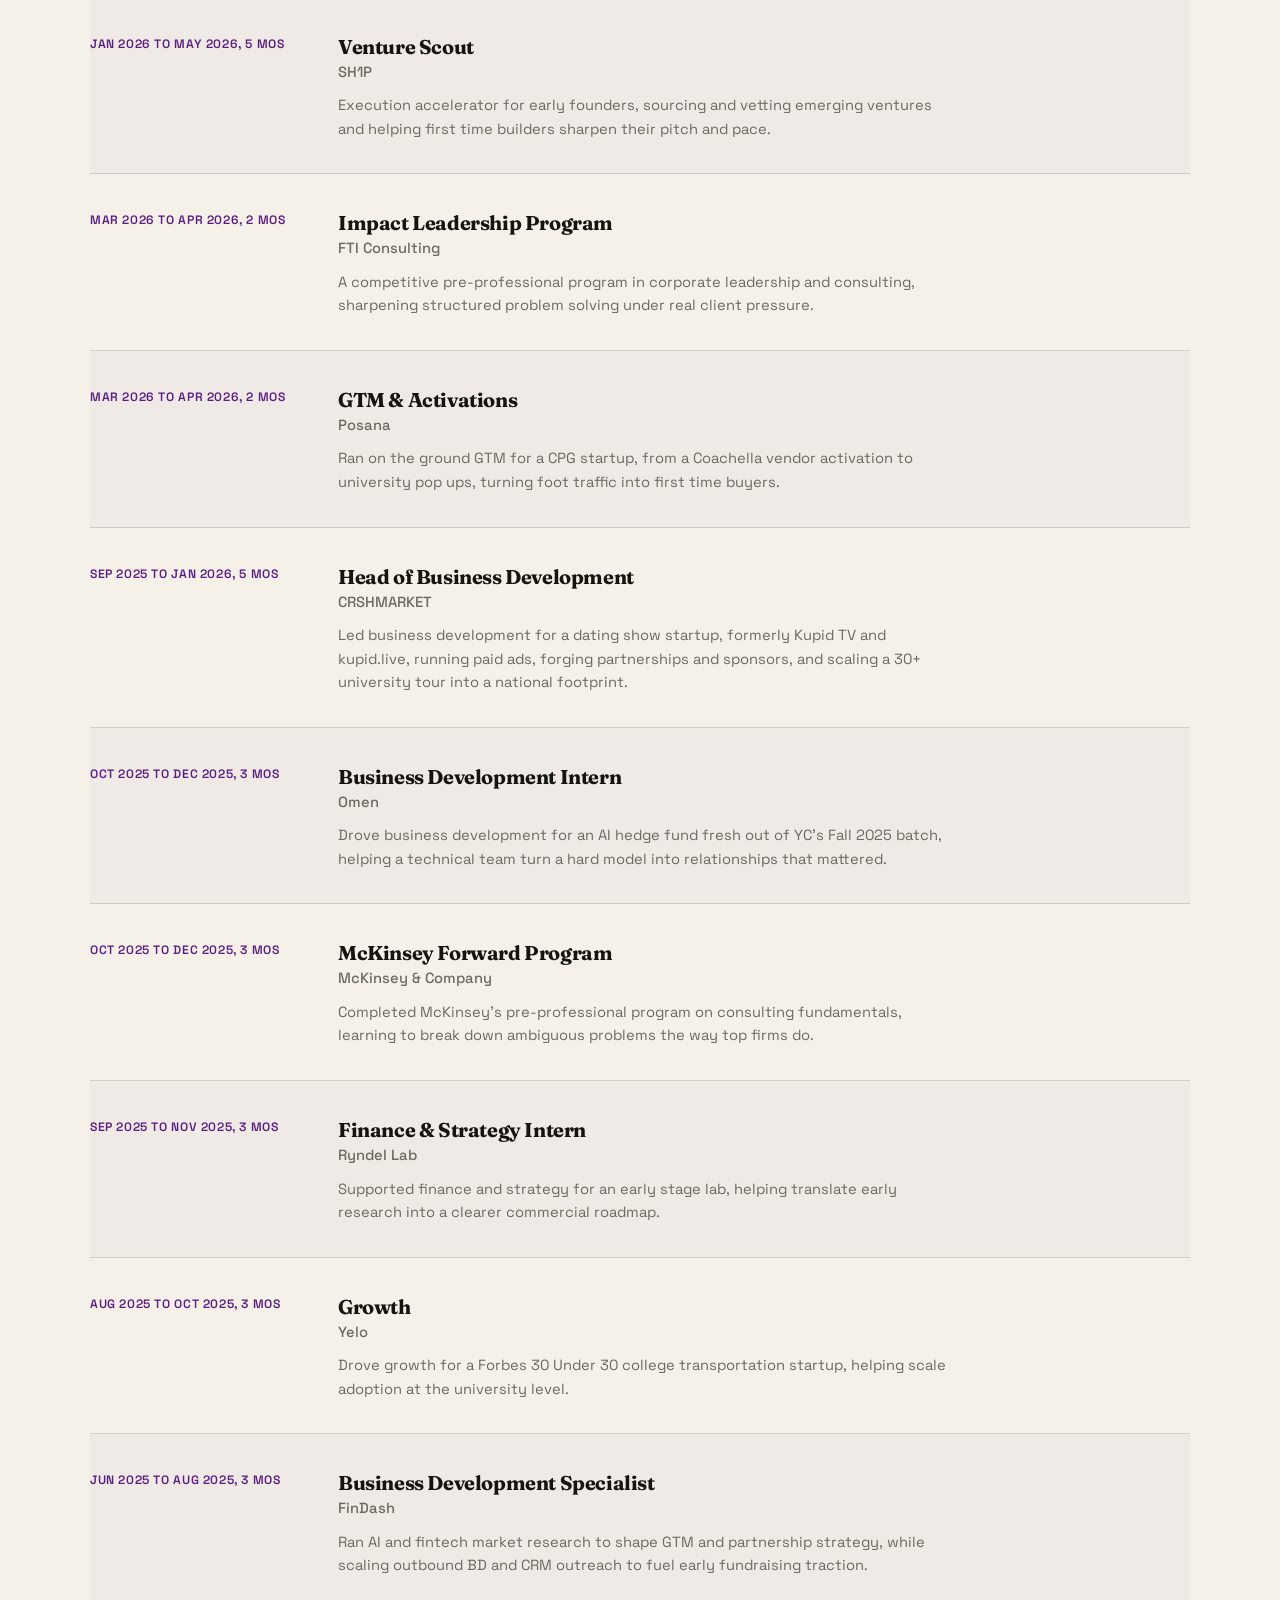
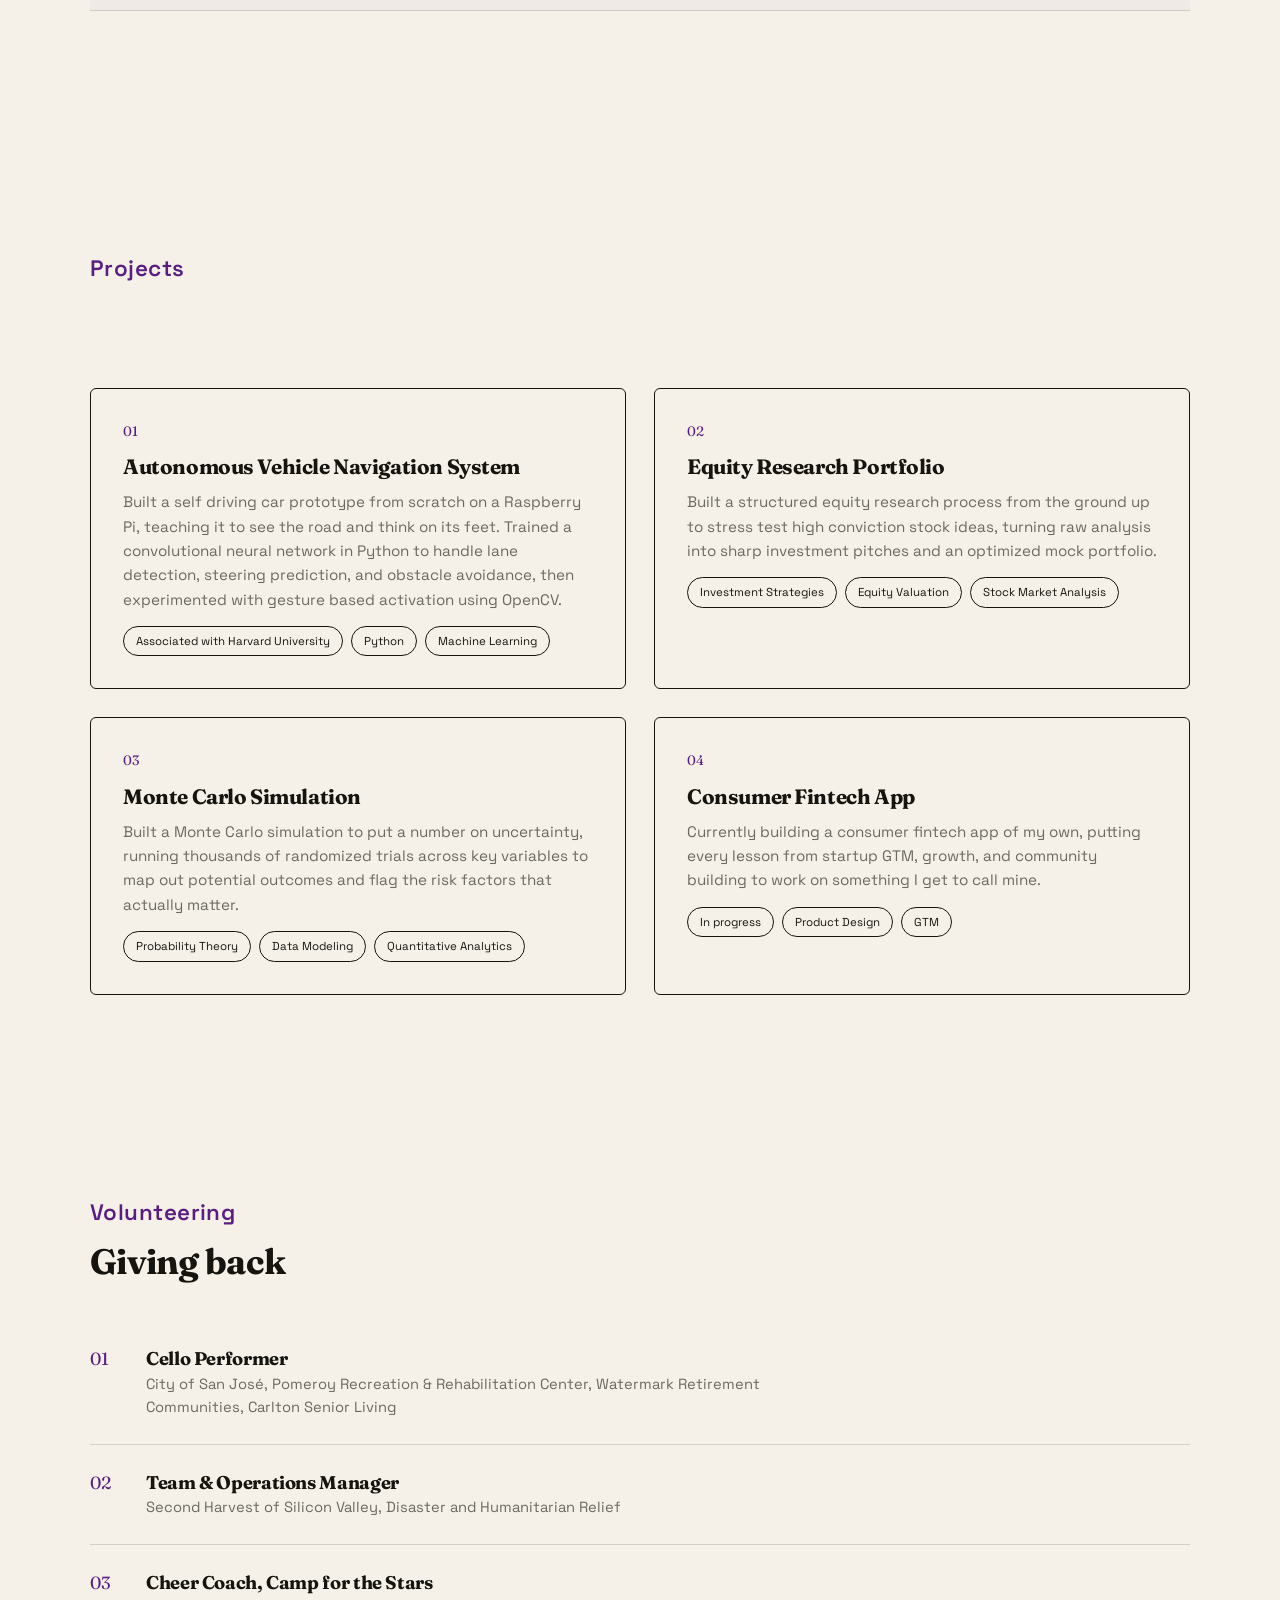
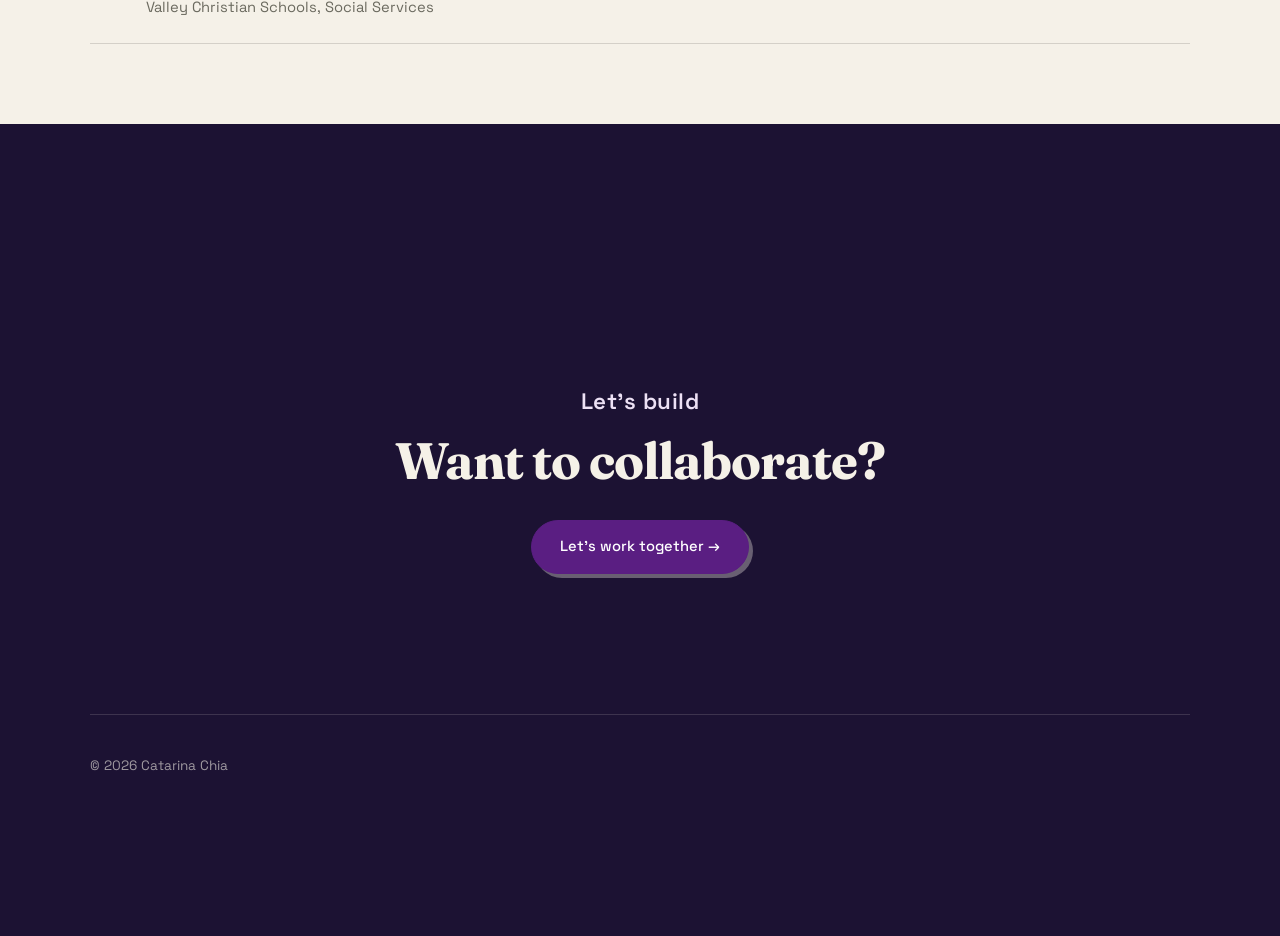
<file: experience.html>
<!DOCTYPE html>
<html lang="en">
<head>
<meta charset="UTF-8">
<meta name="viewport" content="width=device-width, initial-scale=1.0">
<title>Experience - Catarina Chia</title>
<link rel="preconnect" href="https://fonts.googleapis.com">
<link rel="preconnect" href="https://fonts.gstatic.com" crossorigin>
<link href="https://fonts.googleapis.com/css2?family=Fraunces:ital,opsz,wght@0,9..144,400;0,9..144,500;0,9..144,600;1,9..144,500&family=Space+Grotesk:wght@400;500;600;700&display=swap" rel="stylesheet">
<link rel="stylesheet" href="css/style.css">
</head>
<body>

<div class="cursor-dot"></div>
<div class="cursor-ring"></div>
<div class="progress-bar"></div>

<header class="site-header">
  <nav class="navbar">
    <a href="index.html" class="logo">Catarina Chia</a>
    <div class="nav-links">
      <a href="index.html">Home</a>
      <a href="about.html">About</a>
      <a href="experience.html">Experience</a>
      <a href="contact.html">Contact</a>
    </div>
    <button class="nav-toggle" aria-label="Toggle menu">
      <span></span><span></span><span></span>
    </button>
  </nav>
</header>

<main>

  <section class="hero" style="padding-bottom:60px;">
    <div class="container">
      <span class="section-num reveal">Experience &amp; projects</span>
      <h1 class="reveal-mask" style="max-width:820px;"><span>A track record of showing up</span></h1>
      <h1 class="reveal-mask" style="max-width:820px;"><span>&amp; <em>shipping</em>.</span></h1>
      <p class="lead reveal d-2">From fintech and robotics startups to venture scouting and hands on engineering projects, here is where I have spent my time.</p>
    </div>
  </section>

  <div class="marquee-strip">
    <div class="marquee-track">
      <span>THE COLLECTIVE</span><span>TOBORLIFE AI</span><span>SH1P</span><span>FTI CONSULTING</span><span>NAE</span><span>MCKINSEY</span><span>CRSHMARKET</span><span>OMEN</span>
      <span>THE COLLECTIVE</span><span>TOBORLIFE AI</span><span>SH1P</span><span>FTI CONSULTING</span><span>NAE</span><span>MCKINSEY</span><span>CRSHMARKET</span><span>OMEN</span>
    </div>
  </div>

  <section>
    <div class="container">
      <span class="section-num reveal">Experience</span>
      <h2 class="reveal" style="font-size:clamp(1.6rem,3vw,2.2rem); max-width:760px; margin-bottom:50px;">Work &amp; fellowships</h2>

      <div class="timeline-item reveal">
        <div><span class="ti-date">May 2026, present, 3 mos</span></div>
        <div>
          <h3>Founding Fellow</h3>
          <div class="ti-org">The Collective</div>
          <p class="ti-desc">A tight-knit network of 3,500+ founders, operators, and investors across NYC, Boston, and SF, admitting under 9% of applicants. Surrounded by people building at a level worth chasing.</p>
        </div>
      </div>

      <div class="timeline-item reveal">
        <div><span class="ti-date">Apr 2026, present, 4 mos</span></div>
        <div>
          <h3>GTM</h3>
          <div class="ti-org">Toborlife AI</div>
          <p class="ti-desc">Shaping go to market strategy for a robotics startup building humanoid robots and robot dogs, turning frontier hardware into a story the market can get behind.</p>
        </div>
      </div>

      <div class="timeline-item reveal">
        <div><span class="ti-date">Jan 2026, present, 7 mos</span></div>
        <div>
          <h3>Grand Challenges Scholar</h3>
          <div class="ti-org">National Academy of Engineering</div>
          <p class="ti-desc">Selected scholar within a national program focused on solving engineering's grand challenges.</p>
        </div>
      </div>

      <div class="timeline-item reveal">
        <div><span class="ti-date">Jan 2026 to May 2026, 5 mos</span></div>
        <div>
          <h3>Venture Scout</h3>
          <div class="ti-org">SH1P</div>
          <p class="ti-desc">Execution accelerator for early founders, sourcing and vetting emerging ventures and helping first time builders sharpen their pitch and pace.</p>
        </div>
      </div>

      <div class="timeline-item reveal">
        <div><span class="ti-date">Mar 2026 to Apr 2026, 2 mos</span></div>
        <div>
          <h3>Impact Leadership Program</h3>
          <div class="ti-org">FTI Consulting</div>
          <p class="ti-desc">A competitive pre-professional program in corporate leadership and consulting, sharpening structured problem solving under real client pressure.</p>
        </div>
      </div>

      <div class="timeline-item reveal">
        <div><span class="ti-date">Mar 2026 to Apr 2026, 2 mos</span></div>
        <div>
          <h3>GTM & Activations</h3>
          <div class="ti-org">Posana</div>
          <p class="ti-desc">Ran on the ground GTM for a CPG startup, from a Coachella vendor activation to university pop ups, turning foot traffic into first time buyers.</p>
        </div>
      </div>

      <div class="timeline-item reveal">
        <div><span class="ti-date">Sep 2025 to Jan 2026, 5 mos</span></div>
        <div>
          <h3>Head of Business Development</h3>
          <div class="ti-org">CRSHMARKET</div>
          <p class="ti-desc">Led business development for a dating show startup, formerly Kupid TV and kupid.live, running paid ads, forging partnerships and sponsors, and scaling a 30+ university tour into a national footprint.</p>
        </div>
      </div>

      <div class="timeline-item reveal">
        <div><span class="ti-date">Oct 2025 to Dec 2025, 3 mos</span></div>
        <div>
          <h3>Business Development Intern</h3>
          <div class="ti-org">Omen</div>
          <p class="ti-desc">Drove business development for an AI hedge fund fresh out of YC's Fall 2025 batch, helping a technical team turn a hard model into relationships that mattered.</p>
        </div>
      </div>

      <div class="timeline-item reveal">
        <div><span class="ti-date">Oct 2025 to Dec 2025, 3 mos</span></div>
        <div>
          <h3>McKinsey Forward Program</h3>
          <div class="ti-org">McKinsey &amp; Company</div>
          <p class="ti-desc">Completed McKinsey's pre-professional program on consulting fundamentals, learning to break down ambiguous problems the way top firms do.</p>
        </div>
      </div>

      <div class="timeline-item reveal">
        <div><span class="ti-date">Sep 2025 to Nov 2025, 3 mos</span></div>
        <div>
          <h3>Finance &amp; Strategy Intern</h3>
          <div class="ti-org">Ryndel Lab</div>
          <p class="ti-desc">Supported finance and strategy for an early stage lab, helping translate early research into a clearer commercial roadmap.</p></div></div><div class="timeline-item reveal"><div><span class="ti-date">Aug 2025 to Oct 2025, 3 mos</span></div><div><h3>Growth</h3><div class="ti-org">Yelo</div><p class="ti-desc">Drove growth for a Forbes 30 Under 30 college transportation startup, helping scale adoption at the university level.</p></div></div><div class="timeline-item reveal"><div><span class="ti-date">Jun 2025 to Aug 2025, 3 mos</span></div><div><h3>Business Development Specialist</h3><div class="ti-org">FinDash</div><p class="ti-desc">Ran AI and fintech market research to shape GTM and partnership strategy, while scaling outbound BD and CRM outreach to fuel early fundraising traction.</p></div></div>
  </div></section>

  <section>
    <div class="container">
      <span class="section-num reveal">Projects</span>
      <h2 class="reveal" style="font-size:clamp(1.6rem,3vw,2.2rem); max-width:760px; margin-bottom:50px;">Things I've built</h2>
      <div class="grid-2">
        <div class="card reveal-left">
          <span class="num-tag">01</span>
          <h3>Autonomous Vehicle Navigation System</h3>
          <p>Built a self driving car prototype from scratch on a Raspberry Pi, teaching it to see the road and think on its feet. Trained a convolutional neural network in Python to handle lane detection, steering prediction, and obstacle avoidance, then experimented with gesture based activation using OpenCV.</p>
          <div class="tag-row">
            <span class="tag">Associated with Harvard University</span>
            <span class="tag">Python</span>
            <span class="tag">Machine Learning</span>
          </div>
        </div>
        <div class="card reveal-right">
          <span class="num-tag">02</span>
          <h3>Equity Research Portfolio</h3>
          <p>Built a structured equity research process from the ground up to stress test high conviction stock ideas, turning raw analysis into sharp investment pitches and an optimized mock portfolio.</p>
          <div class="tag-row">
            <span class="tag">Investment Strategies</span>
            <span class="tag">Equity Valuation</span>
            <span class="tag">Stock Market Analysis</span>
          </div>
        </div>
        <div class="card reveal-left d-1">
          <span class="num-tag">03</span>
          <h3>Monte Carlo Simulation</h3>
          <p>Built a Monte Carlo simulation to put a number on uncertainty, running thousands of randomized trials across key variables to map out potential outcomes and flag the risk factors that actually matter.</p>
          <div class="tag-row">
            <span class="tag">Probability Theory</span>
            <span class="tag">Data Modeling</span>
            <span class="tag">Quantitative Analytics</span>
          </div>
        </div>
        <div class="card reveal-right d-1">
          <span class="num-tag">04</span>
          <h3>Consumer Fintech App</h3>
          <p>Currently building a consumer fintech app of my own, putting every lesson from startup GTM, growth, and community building to work on something I get to call mine.</p>
          <div class="tag-row">
            <span class="tag">In progress</span>
            <span class="tag">Product Design</span>
            <span class="tag">GTM</span>
          </div>
        </div>
      </div>
    </div>
  </section>

  <section class="tight">
    <div class="container">
      <span class="section-num reveal">Volunteering</span>
      <h2 class="reveal" style="font-size:clamp(1.6rem,3vw,2.2rem); max-width:760px; margin-bottom:40px;">Giving back</h2>
      <div class="focus-row reveal">
        <span class="fr-index">01</span>
        <div>
          <h3>Cello Performer</h3>
          <p>City of San José, Pomeroy Recreation &amp; Rehabilitation Center, Watermark Retirement Communities, Carlton Senior Living</p>
        </div>
      </div>
      <div class="focus-row reveal d-1">
        <span class="fr-index">02</span>
        <div>
          <h3>Team &amp; Operations Manager</h3>
          <p>Second Harvest of Silicon Valley, Disaster and Humanitarian Relief</p>
        </div>
      </div>
      <div class="focus-row reveal d-2">
        <span class="fr-index">03</span>
        <div>
          <h3>Cheer Coach, Camp for the Stars</h3>
          <p>Valley Christian Schools, Social Services</p>
        </div>
      </div>
    </div>
  </section>

  <section class="dark">
    <div class="container cta-band">
      <span class="section-num reveal">Let's build</span>
      <h2 class="reveal d-1">Want to collaborate?</h2>
      <div class="hero-actions reveal d-2">
        <a href="contact.html" class="btn on-dark primary magnetic">Let's work together &rarr;</a>
      </div>
    </div>
    <div class="container">
      <footer class="on-dark">
        <span>&copy; 2026 Catarina Chia</span>
      </footer>
    </div>
  </section>

</main>

<script src="js/script.js"></script>
</body>
</html>
</file>
<file: css/style.css>
/* ===================================================
   Catarina Chia - Portfolio Styles v3
   Editorial / flat-color / scroll-interactive system
=================================================== */

:root {
  --bg: #F5F1E8;
  --bg-alt: #ECE6D8;
  --ink: #15140F;
  --ink-soft: #6B6A5F;
  --line: #15140F;
  --accent: #5A1E82;
  --accent-soft: #EDE1F5;
  --accent-ink: #FFFFFF;
  --navy: #1C1233;
  --cream: #F5F1E8;
  --radius: 6px;
  --maxw: 1180px;
  --ease: cubic-bezier(0.16, 1, 0.3, 1);
}

* { margin: 0; padding: 0; box-sizing: border-box; }

html { scroll-behavior: smooth; }

body {
  font-family: 'Space Grotesk', -apple-system, BlinkMacSystemFont, sans-serif;
  background: var(--bg);
  color: var(--ink);
  line-height: 1.6;
  -webkit-font-smoothing: antialiased;
  overflow-x: hidden;
  cursor: default;
}

h1, h2, h3, .display {
  font-family: 'Fraunces', Georgia, serif;
  font-optical-sizing: auto;
  letter-spacing: -0.02em;
  line-height: 1.05;
}

a { text-decoration: none; color: inherit; }
ul { list-style: none; }
img { max-width: 100%; display: block; }

.container {
  max-width: var(--maxw);
  margin: 0 auto;
  padding: 0 40px;
}

/* ---------------- CURSOR ---------------- */
.cursor-dot {
  position: fixed;
  top: 0; left: 0;
  width: 8px; height: 8px;
  background: var(--ink);
  border-radius: 50%;
  pointer-events: none;
  z-index: 9999;
  transform: translate(-50%, -50%);
  transition: width 0.2s var(--ease), height 0.2s var(--ease), background 0.2s ease;
}

.cursor-ring {
  position: fixed;
  top: 0; left: 0;
  width: 34px; height: 34px;
  border: 1.5px solid var(--ink);
  border-radius: 50%;
  pointer-events: none;
  z-index: 9998;
  transform: translate(-50%, -50%);
  transition: transform 0.15s linear, width 0.25s var(--ease), height 0.25s var(--ease), border-color 0.25s ease, background 0.25s ease;
}

.cursor-ring.hover {
  width: 60px; height: 60px;
  background: var(--accent);
  border-color: var(--accent);
  opacity: 0.15;
}

.cursor-dot.hover { background: var(--accent); }

@media (max-width: 900px) {
  .cursor-dot, .cursor-ring { display: none; }
}

/* ---------------- PROGRESS BAR ---------------- */
.progress-bar {
  position: fixed;
  top: 0; left: 0;
  height: 3px;
  width: 0%;
  background: var(--accent);
  z-index: 1100;
  transition: width 0.1s linear;
}

/* ---------------- NAV ---------------- */
header.site-header {
  position: fixed;
  top: 0; left: 0; right: 0;
  z-index: 1000;
  background: rgba(245,241,232,0.85);
  backdrop-filter: blur(10px);
  border-bottom: 1px solid transparent;
  transition: border-color 0.3s ease;
}

header.site-header.scrolled { border-bottom: 1px solid var(--line); }

nav.navbar {
  max-width: var(--maxw);
  margin: 0 auto;
  padding: 22px 40px;
  display: flex;
  align-items: center;
  justify-content: space-between;
}

.logo {
  font-family: 'Fraunces', serif;
  font-weight: 600;
  font-size: 1.25rem;
  font-style: italic;
}

.nav-links {
  display: flex;
  gap: 36px;
  align-items: center;
}

.nav-links a {
  font-size: 0.92rem;
  font-weight: 500;
  position: relative;
  padding: 4px 0;
}

.nav-links a::after {
  content: '';
  position: absolute;
  left: 0; bottom: 0;
  width: 0%; height: 2px;
  background: var(--accent);
  transition: width 0.3s var(--ease);
}

.nav-links a:hover::after, .nav-links a.active::after { width: 100%; }
.nav-links a.active { color: var(--accent); }

.nav-toggle {
  display: none;
  flex-direction: column;
  gap: 5px;
  cursor: pointer;
  background: none;
  border: none;
}

.nav-toggle span {
  width: 24px; height: 2px;
  background: var(--ink);
  transition: transform 0.3s ease, opacity 0.3s ease;
}

@media (max-width: 780px) {
  .nav-toggle { display: flex; }
  .nav-links {
    position: fixed;
    top: 68px; left: 0; right: 0;
    background: var(--bg);
    flex-direction: column;
    align-items: flex-start;
    gap: 0;
    max-height: 0;
    overflow: hidden;
    border-bottom: 1px solid transparent;
    transition: max-height 0.35s var(--ease), border-color 0.35s ease;
  }
  .nav-links.open {
    max-height: 300px;
    border-bottom: 1px solid var(--line);
  }
  .nav-links a {
    width: 100%;
    padding: 16px 40px;
    border-top: 1px solid var(--bg-alt);
  }
}

/* ---------------- BUTTONS ---------------- */
.btn {
  display: inline-flex;
  align-items: center;
  gap: 8px;
  padding: 14px 28px;
  border: 1.5px solid var(--ink);
  border-radius: 100px;
  font-weight: 500;
  font-size: 0.92rem;
  background: transparent;
  position: relative;
  overflow: hidden;
  transition: transform 0.3s var(--ease), color 0.3s ease, box-shadow 0.3s ease;
}

.btn.primary {
  background: var(--ink);
  color: var(--bg);
  box-shadow: 4px 4px 0 var(--accent);
}

.btn.primary:hover { transform: translate(-2px,-2px); box-shadow: 6px 6px 0 var(--accent); }

.btn.ghost:hover { background: var(--ink); color: var(--bg); }

.btn.on-dark {
  border-color: var(--bg);
  color: var(--bg);
}
.btn.on-dark.primary {
  background: var(--accent);
  border-color: var(--accent);
  color: #fff;
  box-shadow: 4px 4px 0 rgba(245,241,232,0.35);
}
.btn.on-dark.primary:hover { box-shadow: 6px 6px 0 rgba(245,241,232,0.35); }

.magnetic { will-change: transform; }

/* ---------------- SECTION LABELS ---------------- */
.section-num {
  font-family: 'Space Grotesk', sans-serif;
  font-size: 1.4rem;
  color: var(--accent);
  font-weight: 600;
  letter-spacing: 0.02em;
   display: inline-block;
  margin-bottom: 14px;
}

.eyebrow {
  text-transform: uppercase;
  font-size: 0.78rem;
  letter-spacing: 0.12em;
  color: var(--ink-soft);
  font-weight: 500;
}

section { position: relative; padding: 120px 0; }
section.tight { padding: 80px 0; }

/* ---------------- HERO ---------------- */
.hero {
  padding: 180px 0 100px;
  position: relative;
}

.hero-grid {
  display: grid;
  grid-template-columns: 1.5fr 1fr;
  gap: 60px;
  align-items: start;
}

.hero h1 {
  font-size: clamp(2.6rem, 5.5vw, 4.6rem);
  margin-bottom: 28px;
}

.hero h1 em {
  font-style: italic;
  color: var(--accent);
}

.hero p.lead {
  font-size: 1.15rem;
  color: var(--ink-soft);
  max-width: 520px;
  margin-bottom: 36px;
}

.hero-actions { display: flex; gap: 16px; flex-wrap: wrap; }

.hero-card {
  background: var(--bg-alt);
  border: 1.5px solid var(--ink);
  border-radius: var(--radius);
  padding: 28px;
  box-shadow: 8px 8px 0 var(--ink);
}

.hero-card .hc-row {
  display: flex;
  justify-content: space-between;
  padding: 14px 0;
  border-bottom: 1px solid rgba(21,20,15,0.15);
}
.hero-card .hc-row:last-child { border-bottom: none; }
.hero-card .hc-label { font-size: 0.72rem; text-transform: uppercase; letter-spacing: 0.08em; color: var(--ink-soft); }
.hero-card .hc-value { font-weight: 600; text-align: right; max-width: 60%; }

.hero-photo-wrap {
  margin-top: 24px;
  position: relative;
}

.photo-frame {
  position: relative;
  border: 1.5px solid var(--ink);
  border-radius: var(--radius);
  overflow: hidden;
  box-shadow: 8px 8px 0 var(--accent);
  aspect-ratio: 4/5;
}

.photo-frame img {
  width: 100%; height: 100%;
  object-fit: cover;
  object-position: center 20%;
  filter: grayscale(0.08) contrast(1.03);
  transform: scale(1.02);
  transition: transform 0.6s var(--ease);
}

.photo-frame:hover img { transform: scale(1.07); }

.photo-tag {
  position: absolute;
  bottom: 14px; left: 14px;
  background: var(--bg);
  border: 1.5px solid var(--ink);
  padding: 6px 14px;
  border-radius: 100px;
  font-size: 0.72rem;
  font-weight: 600;
  letter-spacing: 0.04em;
}

/* ---------------- MARQUEE ---------------- */
.marquee-strip {
  border-top: 1.5px solid var(--ink);
  border-bottom: 1.5px solid var(--ink);
  background: var(--ink);
  color: var(--bg);
  overflow: hidden;
  padding: 16px 0;
}

.marquee-track {
  display: flex;
  width: max-content;
  animation: marquee 26s linear infinite;
  gap: 40px;
}

.marquee-track span {
  font-family: 'Fraunces', serif;
  font-style: italic;
  font-size: 1.3rem;
  white-space: nowrap;
  padding-right: 40px;
  border-right: 1px solid rgba(245,241,232,0.3);
}

@keyframes marquee {
  from { transform: translateX(0); }
  to { transform: translateX(-50%); }
}

/* ---------------- STAT BOX (unified) ---------------- */
.stat-box {
  border: 1.5px solid var(--ink);
  border-radius: var(--radius);
  display: grid;
  grid-template-columns: repeat(5, 1fr);
  overflow: hidden;
  background: var(--bg-alt);
  box-shadow: 8px 8px 0 var(--ink);
}

.stat-cell {
  padding: 34px 20px;
  text-align: center;
  border-right: 1px solid rgba(21,20,15,0.15);
}
.stat-cell:last-child { border-right: none; }

.stat-cell .num {
  font-family: 'Fraunces', serif;
  font-size: clamp(1.8rem, 3vw, 2.6rem);
  color: var(--accent);
  margin-bottom: 6px;
}

.stat-cell .label {
  font-size: 0.76rem;
  text-transform: uppercase;
  letter-spacing: 0.05em;
  color: var(--ink-soft);
}

@media (max-width: 900px) {
  .stat-box { grid-template-columns: repeat(2, 1fr); }
  .stat-cell { border-right: 1px solid rgba(21,20,15,0.15); border-bottom: 1px solid rgba(21,20,15,0.15); }
  .stat-cell:nth-child(2n) { border-right: none; }
}

/* ---------------- CARDS / GRID ---------------- */
.grid-3 { display: grid; grid-template-columns: repeat(3, 1fr); gap: 28px; }
.grid-2 { display: grid; grid-template-columns: repeat(2, 1fr); gap: 28px; }

.card {
  border: 1.5px solid var(--ink);
  border-radius: var(--radius);
  padding: 32px;
  background: var(--bg);
  transition: transform 0.3s var(--ease), box-shadow 0.3s var(--ease);
  box-shadow: 0 0 0 var(--ink);
}

.card:hover {
  transform: translate(-4px, -4px);
  box-shadow: 6px 6px 0 var(--ink);
}

.card .num-tag {
  font-family: 'Fraunces', serif;
  font-size: 0.85rem;
  color: var(--accent);
  margin-bottom: 14px;
  display: block;
}

.card h3 { font-size: 1.3rem; margin-bottom: 12px; }
.card p { color: var(--ink-soft); font-size: 0.95rem; margin-bottom: 14px; }

.tag-row { display: flex; flex-wrap: wrap; gap: 8px; }
.tag {
  font-size: 0.72rem;
  padding: 5px 12px;
  border: 1px solid var(--ink);
  border-radius: 100px;
  color: var(--ink);
}

/* ---------------- FOCUS ROW (numbered list) ---------------- */
.focus-row {
  display: flex;
  align-items: baseline;
  gap: 24px;
  padding: 24px 0;
  border-bottom: 1px solid rgba(21,20,15,0.15);
}
.focus-row:first-child { border-top: 1px solid rgba(21,20,15,0.15); }
.focus-row .fr-index { font-family: 'Fraunces', serif; color: var(--accent); font-size: 1.1rem; width: 32px; flex-shrink: 0; }
.focus-row .fr-photo { width: 44px; height: 44px; border-radius: 50%; overflow: hidden; flex-shrink: 0; align-self: center; border: 1.5px solid var(--ink); }
.focus-row .fr-photo img { width: 100%; height: 100%; object-fit: cover; }
.focus-row h3 { font-size: 1.15rem; margin-bottom: 4px; }
.focus-row p { color: var(--ink-soft); font-size: 0.92rem; max-width: 640px; }

/* ---------------- TIMELINE ---------------- */
.timeline-item {
  display: grid;
  grid-template-columns: 220px 1fr;
  gap: 28px;
  padding: 32px 0;
  border-bottom: 1px solid rgba(21,20,15,0.15);
}
.timeline-item:first-child { border-top: 1px solid rgba(21,20,15,0.15); }

.timeline-item .ti-date {
  font-size: 0.76rem;
  text-transform: uppercase;
  letter-spacing: 0.05em;
  color: var(--accent);
  font-weight: 600;
}

.timeline-item h3 { font-size: 1.25rem; margin: 6px 0 4px; }
.timeline-item .ti-org { font-size: 0.92rem; color: var(--ink-soft); margin-bottom: 10px; font-weight: 500; }
.timeline-item p.ti-desc { color: var(--ink-soft); font-size: 0.92rem; max-width: 620px; }
.timeline-item { transition: background 0.3s ease; }
.timeline-item:nth-child(even) { background: rgba(90,30,130,0.035); }
.timeline-item:hover { background: var(--bg-alt); }

@media (max-width: 700px) {
  .timeline-item { grid-template-columns: 1fr; gap: 8px; }
}

/* ---------------- CREATOR / POSTS ---------------- */
.creator-grid { display: flex; flex-wrap: wrap; justify-content: center; gap: 24px; }
.creator-card { flex: 0 1 calc(33.333% - 16px); min-height: 300px;
  border: 1.5px solid var(--ink);
  border-radius: var(--radius);
  padding: 26px;
  background: var(--bg-alt);
  display: flex;
  flex-direction: column;
  height: 100%;
  transition: transform 0.3s var(--ease), box-shadow 0.3s var(--ease);
}
.creator-card:hover { transform: translate(-4px,-4px); box-shadow: 6px 6px 0 var(--ink); }
.creator-card .cc-topic {
  font-size: 0.72rem;
  text-transform: uppercase;
  letter-spacing: 0.06em;
  color: var(--accent);
  font-weight: 600;
  margin-bottom: 12px;
}
.creator-card h3 { font-size: 1.05rem; margin-bottom: 10px; }
.creator-card p { color: var(--ink-soft); font-size: 0.9rem; margin-bottom: 18px; flex-grow: 1; }
.creator-card .cc-link { font-size: 0.85rem; font-weight: 600; border-top: 1px solid rgba(21,20,15,0.15); padding-top: 14px; }
.creator-card .cc-photo { margin: -26px -26px 18px; border-radius: 6px 6px 0 0; overflow: hidden; aspect-ratio: 16/10; }
.creator-card .cc-photo img { width: 100%; height: 100%; object-fit: cover; transition: transform 0.4s var(--ease); }
.creator-card:hover .cc-photo img { transform: scale(1.05); }

/* ---------------- LIST STYLES (certs / honors) ---------------- */
.info-list li {
  display: flex;
  justify-content: space-between;
  gap: 20px;
  padding: 16px 0;
  border-bottom: 1px solid rgba(21,20,15,0.15);
  font-size: 0.94rem;
}
.info-list li:first-child { border-top: 1px solid rgba(21,20,15,0.15); }
.info-list .il-name { font-weight: 600; }
.info-list .il-meta { color: var(--ink-soft); text-align: right; font-size: 0.85rem; flex-shrink: 0; }

/* ---------------- DARK CTA BAND ---------------- */
.dark {
  background: var(--navy);
  color: var(--bg);
}
.dark .section-num { color: var(--accent-soft); }
.dark .eyebrow { color: rgba(245,241,232,0.6); }

.cta-band { text-align: center; padding: 140px 0; }
.cta-band h2 { font-size: clamp(2rem, 4.5vw, 3.2rem); margin-bottom: 32px; max-width: 780px; margin-left: auto; margin-right: auto; }
.cta-band .hero-actions { justify-content: center; }

/* ---------------- FOOTER ---------------- */
footer {
  padding: 40px 0;
  border-top: 1px solid var(--line);
  display: flex;
  justify-content: space-between;
  align-items: center;
  font-size: 0.85rem;
  color: var(--ink-soft);
}
footer.on-dark { border-top: 1px solid rgba(245,241,232,0.15); color: rgba(245,241,232,0.6); }

/* ---------------- SCROLL REVEAL SYSTEM ---------------- */
.reveal, .reveal-left, .reveal-right, .reveal-scale, .reveal-rotate {
  opacity: 0;
  transition: opacity 0.8s var(--ease), transform 0.8s var(--ease);
}
.reveal { transform: translateY(36px); }
.reveal-left { transform: translateX(-40px); }
.reveal-right { transform: translateX(40px); }
.reveal-scale { transform: scale(0.92); }
.reveal-rotate { transform: rotate(-4deg) translateY(20px); }

.reveal.in-view, .reveal-left.in-view, .reveal-right.in-view, .reveal-scale.in-view, .reveal-rotate.in-view {
  opacity: 1;
  transform: none;
}

.d-1 { transition-delay: 0.05s; }
.d-2 { transition-delay: 0.15s; }
.d-3 { transition-delay: 0.25s; }
.d-4 { transition-delay: 0.35s; }
.d-5 { transition-delay: 0.45s; }

.reveal-mask { overflow: hidden; display: block; padding-bottom: 0.2em; margin-bottom: -0.2em; }
.reveal-mask span {
  display: inline-block;
  transform: translateY(110%);
  transition: transform 0.9s var(--ease);
}
.reveal-mask.in-view span { transform: translateY(0); }

[data-parallax] { will-change: transform; }

/* ---------------- COUNTER ---------------- */
.counter { font-variant-numeric: tabular-nums; }

/* ---------------- RESPONSIVE ---------------- */
@media (max-width: 900px) {
  .hero-grid { grid-template-columns: 1fr; }
  .grid-3, .grid-2, .creator-grid { grid-template-columns: 1fr; } .creator-card { flex-basis: 100%; }
  section { padding: 80px 0; }
  .hero { padding: 140px 0 60px; }
  .container { padding: 0 24px; }
  .cta-band { padding: 90px 0; }
}
</file>
